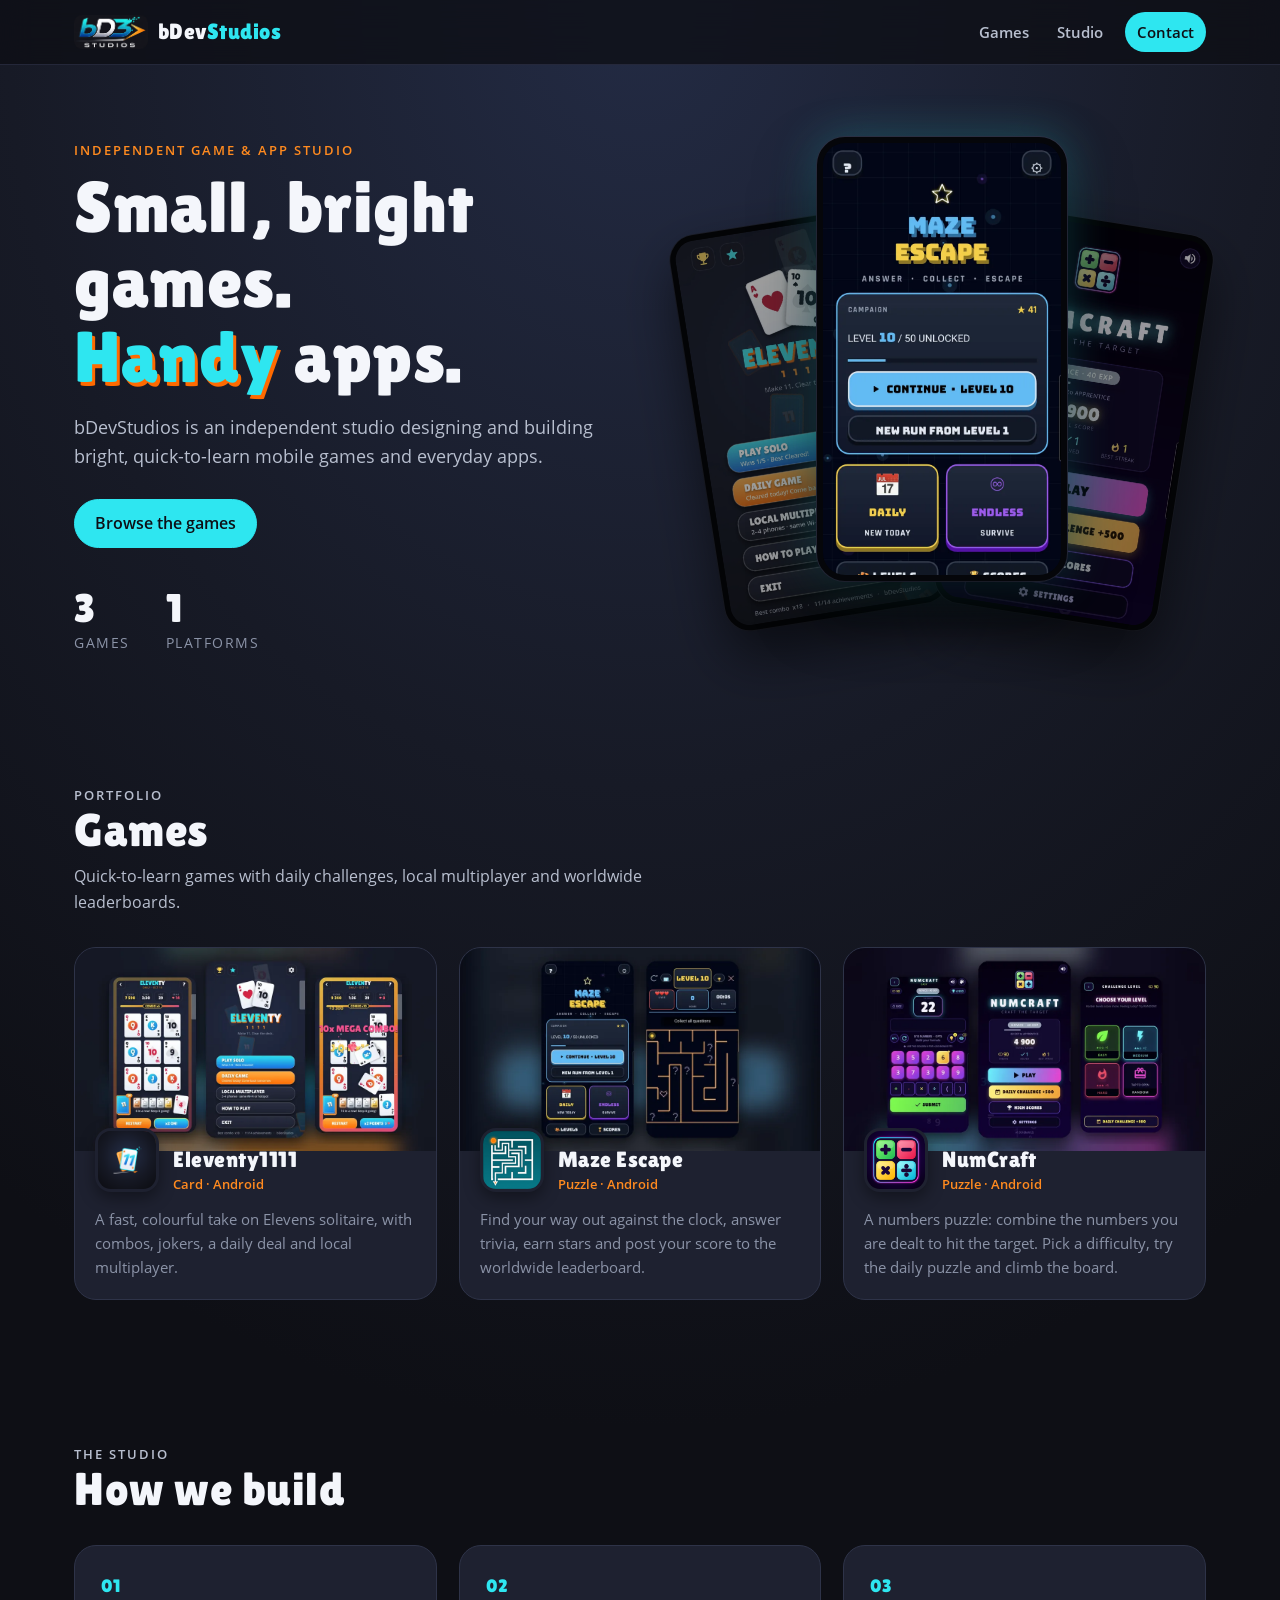
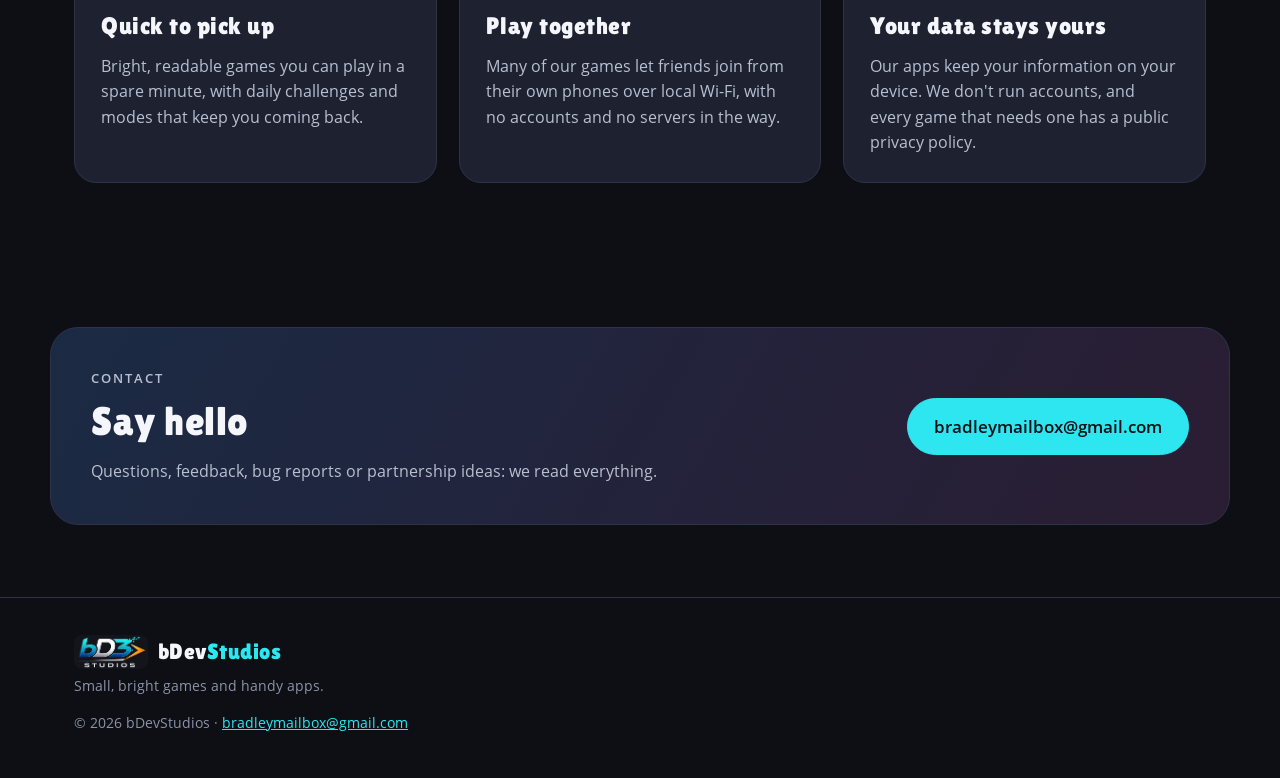
<file: index.html>
<!doctype html>
<html lang="en">
<head>
<meta charset="utf-8">
<meta name="viewport" content="width=device-width, initial-scale=1">
<title>bDevStudios · Games and apps</title>
<meta name="description" content="bDevStudios is an independent studio making small, bright games and handy apps.">
<meta name="theme-color" content="#0e0f15">
<link rel="icon" href="assets/bdevstudios-logo.png">
<link rel="stylesheet" href="assets/site.css">
</head>
<body>
<a class="skip" href="#content">Skip to content</a>
<header class="topbar">
  <div class="wrap topbar-in">
    <a class="logo" href=""><img src="assets/bdevstudios-logo.png" alt=""><span>bDev<b>Studios</b></span></a>
    <nav class="nav">
      <a href="#games">Games</a>
      <a href="#studio">Studio</a>
      <a class="nav-cta" href="#contact">Contact</a>
    </nav>
  </div>
</header>

<main id="content" class="page">
  <section class="hero">
    <div class="wrap hero-in">
      <div class="hero-copy">
        <p class="eyebrow">Independent game &amp; app studio</p>
        <h1>Small, bright games.<br><span class="accent">Handy</span> apps.</h1>
        <p class="hero-text">bDevStudios is an independent studio designing and building bright, quick-to-learn mobile games and everyday apps.</p>
        <div class="hero-actions">
          <a class="btn btn-primary" href="#games">Browse the games</a>
        </div>
        <dl class="stats">
          <div><dt>3</dt><dd>games</dd></div>
          <div><dt>1</dt><dd>platforms</dd></div>
        </dl>
      </div>
      <div class="hero-art" aria-hidden="true"><img class="phone phone-0" src="assets/shots/eleventy1111/01.webp" alt="" width="360" height="640" decoding="async"><img class="phone phone-1" src="assets/shots/mazeescape/01.webp" alt="" width="360" height="640" decoding="async"><img class="phone phone-2" src="assets/shots/numcraft/01.webp" alt="" width="360" height="640" decoding="async"></div>
    </div>
  </section>

  <section class="section" id="games">
    <div class="wrap">
      <div class="section-head">
        <p class="eyebrow">Portfolio</p>
        <h2>Games</h2>
        <p>Quick-to-learn games with daily challenges, local multiplayer and worldwide leaderboards.</p>
      </div>
      <div class="grid">
      <a class="card" href="eleventy1111/">
        <div class="card-cover"><img src="assets/covers/eleventy1111.webp" alt="" loading="lazy" width="960" height="540"></div>
        <div class="card-body">
          <img class="card-icon" src="assets/eleventy1111-icon.png" alt="" width="64" height="64" loading="lazy">
          <div>
            <h3>Eleventy1111</h3>
            <p class="card-kicker">Card · Android</p>
          </div>
        </div>
        <p class="card-text">A fast, colourful take on Elevens solitaire, with combos, jokers, a daily deal and local multiplayer.</p>
      </a>
      <a class="card" href="mazeescape/">
        <div class="card-cover"><img src="assets/covers/mazeescape.webp" alt="" loading="lazy" width="960" height="540"></div>
        <div class="card-body">
          <img class="card-icon" src="assets/mazeescape-icon.png" alt="" width="64" height="64" loading="lazy">
          <div>
            <h3>Maze Escape</h3>
            <p class="card-kicker">Puzzle · Android</p>
          </div>
        </div>
        <p class="card-text">Find your way out against the clock, answer trivia, earn stars and post your score to the worldwide leaderboard.</p>
      </a>
      <a class="card" href="numcraft/">
        <div class="card-cover"><img src="assets/covers/numcraft.webp" alt="" loading="lazy" width="960" height="540"></div>
        <div class="card-body">
          <img class="card-icon" src="assets/numcraft-icon.png" alt="" width="64" height="64" loading="lazy">
          <div>
            <h3>NumCraft</h3>
            <p class="card-kicker">Puzzle · Android</p>
          </div>
        </div>
        <p class="card-text">A numbers puzzle: combine the numbers you are dealt to hit the target. Pick a difficulty, try the daily puzzle and climb the board.</p>
      </a>
      </div>
    </div>
  </section>

  <section class="section" id="studio">
    <div class="wrap">
      <div class="section-head">
        <p class="eyebrow">The studio</p>
        <h2>How we build</h2>
      </div>
      <div class="values">
        <div class="value"><span class="value-mark">01</span><h3>Quick to pick up</h3><p>Bright, readable games you can play in a spare minute, with daily challenges and modes that keep you coming back.</p></div>
        <div class="value"><span class="value-mark">02</span><h3>Play together</h3><p>Many of our games let friends join from their own phones over local Wi-Fi, with no accounts and no servers in the way.</p></div>
        <div class="value"><span class="value-mark">03</span><h3>Your data stays yours</h3><p>Our apps keep your information on your device. We don't run accounts, and every game that needs one has a public privacy policy.</p></div>
      </div>
    </div>
  </section>

  <section class="section contact" id="contact">
    <div class="wrap contact-in">
      <div>
        <p class="eyebrow">Contact</p>
        <h2>Say hello</h2>
        <p>Questions, feedback, bug reports or partnership ideas: we read everything.</p>
      </div>
      <a class="btn btn-primary btn-lg" href="mailto:bradleymailbox@gmail.com">bradleymailbox@gmail.com</a>
    </div>
  </section>
</main>
<footer class="footer">
  <div class="wrap footer-in">
    <a class="logo" href=""><img src="assets/bdevstudios-logo.png" alt=""><span>bDev<b>Studios</b></span></a>
    <p>Small, bright games and handy apps.</p>
    <p class="fine">© 2026 bDevStudios · <a href="mailto:bradleymailbox@gmail.com">bradleymailbox@gmail.com</a></p>
  </div>
</footer>
<script src="assets/site.js" defer></script>
</body>
</html>
</file>
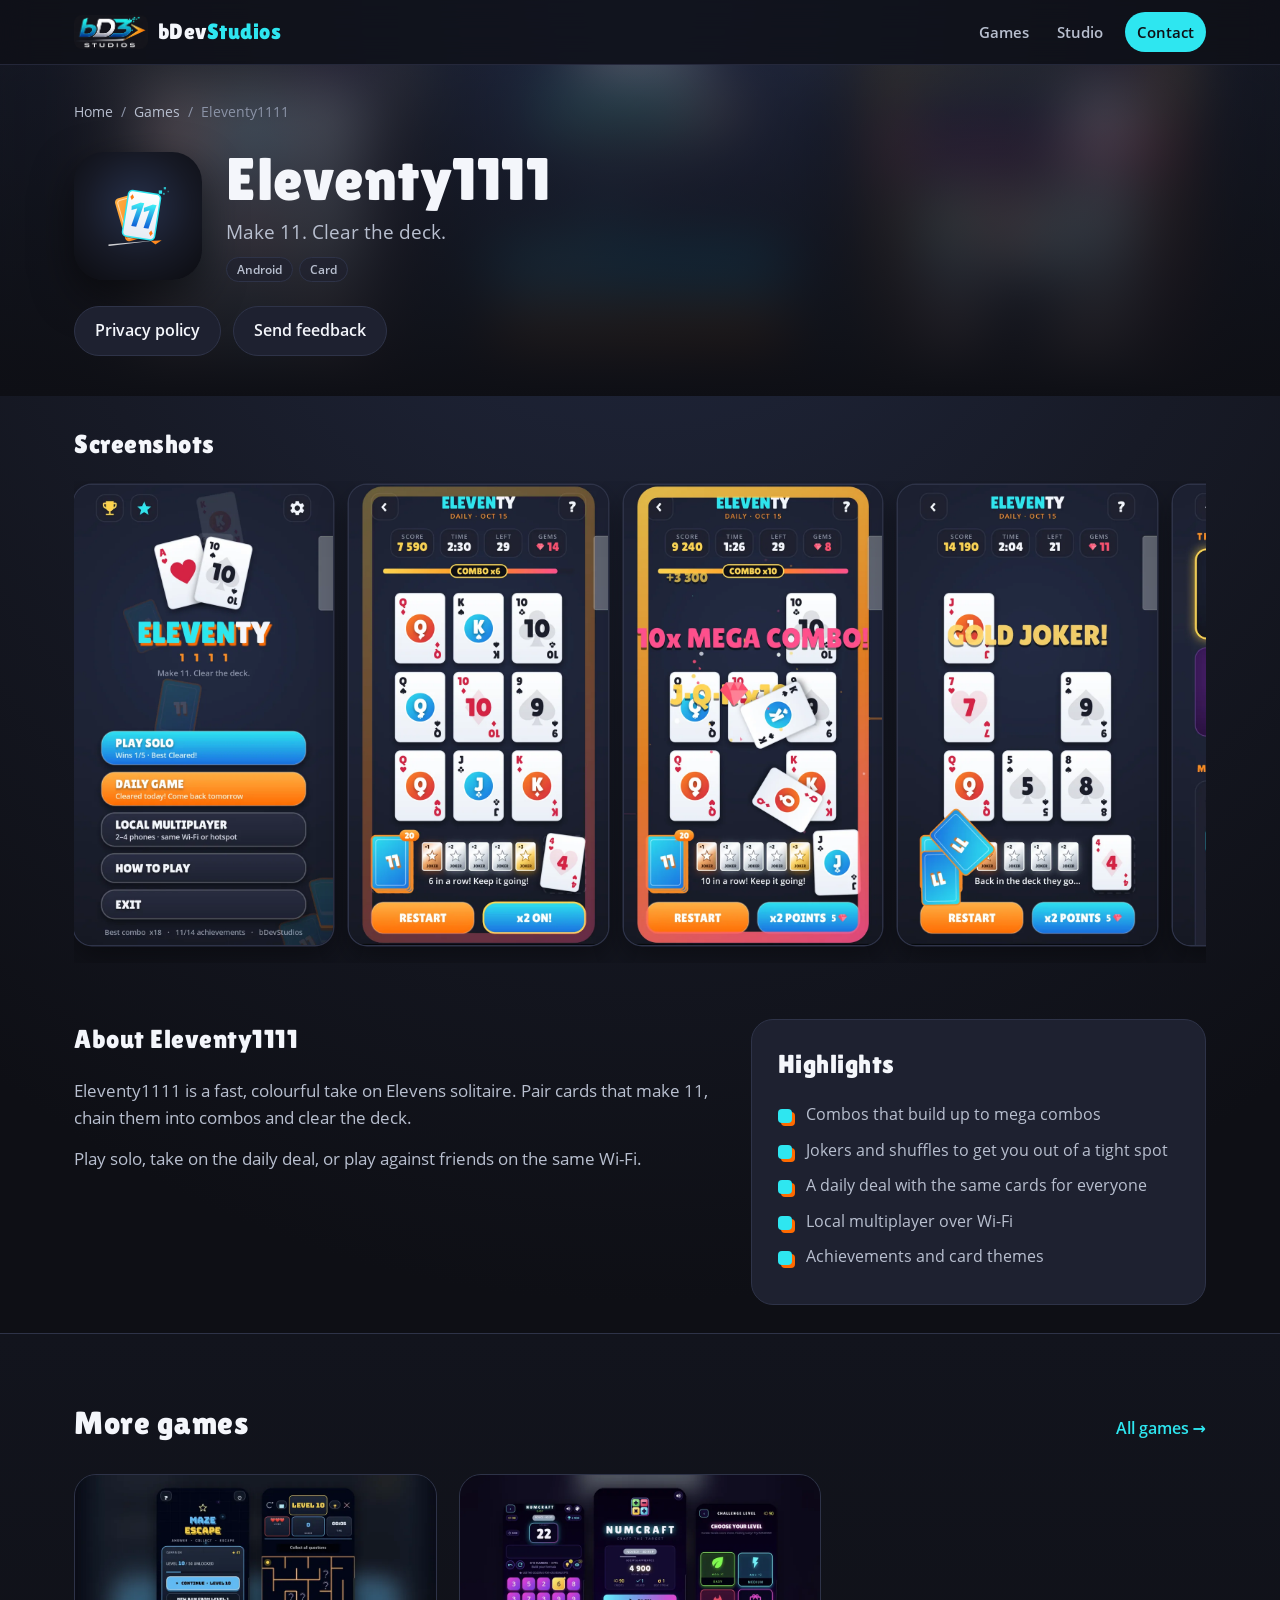
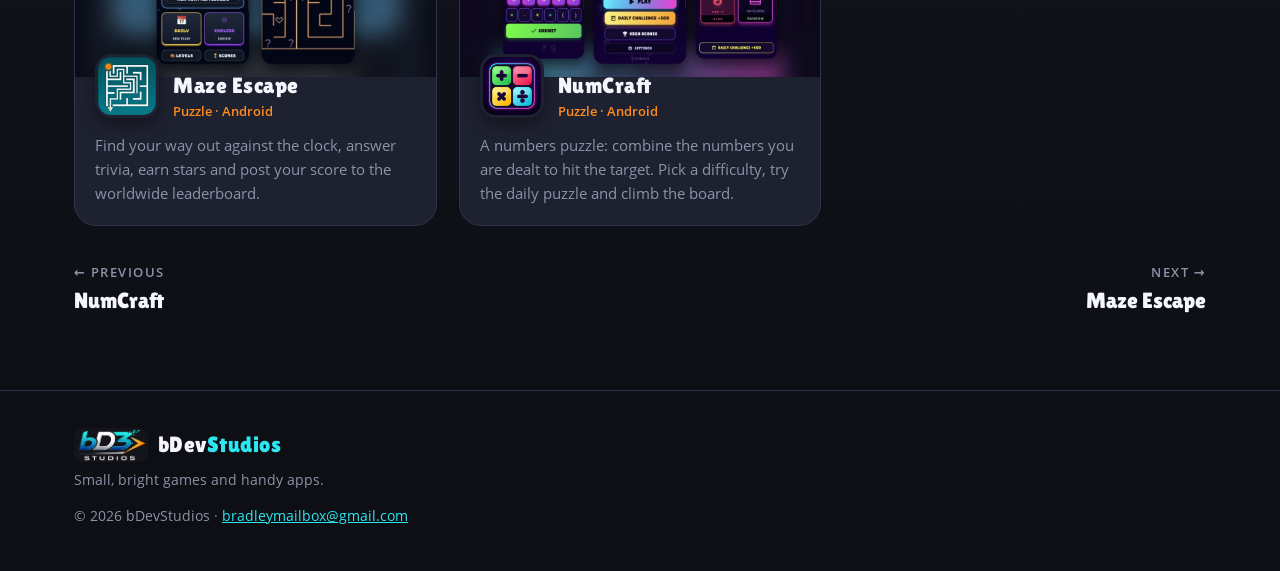
<file: eleventy1111/index.html>
<!doctype html>
<html lang="en">
<head>
<meta charset="utf-8">
<meta name="viewport" content="width=device-width, initial-scale=1">
<title>Eleventy1111 · bDevStudios</title>
<meta name="description" content="Eleventy1111: A fast, colourful take on Elevens solitaire, with combos, jokers, a daily deal and local multiplayer.">
<meta name="theme-color" content="#0e0f15">
<link rel="icon" href="../assets/bdevstudios-logo.png">
<link rel="stylesheet" href="../assets/site.css">
</head>
<body>
<a class="skip" href="#content">Skip to content</a>
<header class="topbar">
  <div class="wrap topbar-in">
    <a class="logo" href="../"><img src="../assets/bdevstudios-logo.png" alt=""><span>bDev<b>Studios</b></span></a>
    <nav class="nav">
      <a href="../#games">Games</a>
      <a href="../#studio">Studio</a>
      <a class="nav-cta" href="../#contact">Contact</a>
    </nav>
  </div>
</header>

<main id="content" class="page">
  <section class="title-hero" style="--cover: url('../assets/covers/eleventy1111.webp')">
    <div class="wrap">
      <nav class="crumbs" aria-label="Breadcrumb"><a href="../">Home</a><span>/</span><a href="../#games">Games</a><span>/</span><span aria-current="page">Eleventy1111</span></nav>
      <div class="title-head">
        <img class="title-icon" src="../assets/eleventy1111-icon.png" alt="" width="128" height="128">
        <div>
          <h1>Eleventy1111</h1>
          <p class="title-tagline">Make 11. Clear the deck.</p>
          <div class="tags"><span class="tag">Android</span><span class="tag">Card</span></div>
        </div>
      </div>
      <div class="hero-actions"><a class="btn" href="privacy/">Privacy policy</a><a class="btn" href="mailto:bradleymailbox@gmail.com?subject=Eleventy1111">Send feedback</a></div>
    </div>
  </section>

  <section class="section section-tight">
    <div class="wrap">
      <h2 class="h-small">Screenshots</h2>
      <div class="gallery" tabindex="0" aria-label="Eleventy1111 screenshots">
        <button class="shot" type="button" data-full="../assets/shots/eleventy1111/01.webp" aria-label="Open screenshot 1 of 5"><img src="../assets/shots/eleventy1111/01.webp" alt="Eleventy1111 screenshot 1" width="720" height="1280" loading="lazy"></button><button class="shot" type="button" data-full="../assets/shots/eleventy1111/02.webp" aria-label="Open screenshot 2 of 5"><img src="../assets/shots/eleventy1111/02.webp" alt="Eleventy1111 screenshot 2" width="720" height="1280" loading="lazy"></button><button class="shot" type="button" data-full="../assets/shots/eleventy1111/03.webp" aria-label="Open screenshot 3 of 5"><img src="../assets/shots/eleventy1111/03.webp" alt="Eleventy1111 screenshot 3" width="720" height="1280" loading="lazy"></button><button class="shot" type="button" data-full="../assets/shots/eleventy1111/04.webp" aria-label="Open screenshot 4 of 5"><img src="../assets/shots/eleventy1111/04.webp" alt="Eleventy1111 screenshot 4" width="720" height="1280" loading="lazy"></button><button class="shot" type="button" data-full="../assets/shots/eleventy1111/05.webp" aria-label="Open screenshot 5 of 5"><img src="../assets/shots/eleventy1111/05.webp" alt="Eleventy1111 screenshot 5" width="720" height="1280" loading="lazy"></button>
      </div>
    </div>
  </section>

  <section class="section section-tight">
    <div class="wrap detail">
      <div class="detail-about">
        <h2 class="h-small">About Eleventy1111</h2>
        <p>Eleventy1111 is a fast, colourful take on Elevens solitaire. Pair cards that make 11, chain them into combos and clear the deck.</p><p>Play solo, take on the daily deal, or play against friends on the same Wi-Fi.</p>
      </div>
      <aside class="detail-side">
        <h2 class="h-small">Highlights</h2>
        <ul class="ticks"><li>Combos that build up to mega combos</li><li>Jokers and shuffles to get you out of a tight spot</li><li>A daily deal with the same cards for everyone</li><li>Local multiplayer over Wi-Fi</li><li>Achievements and card themes</li></ul>
      </aside>
    </div>
  </section>

  <section class="section section-alt">
    <div class="wrap">
      <div class="section-head row">
        <h2>More games</h2>
        <a class="more-link" href="../#games">All games →</a>
      </div>
      <div class="grid grid-3">
      <a class="card" href="../mazeescape/">
        <div class="card-cover"><img src="../assets/covers/mazeescape.webp" alt="" loading="lazy" width="960" height="540"></div>
        <div class="card-body">
          <img class="card-icon" src="../assets/mazeescape-icon.png" alt="" width="64" height="64" loading="lazy">
          <div>
            <h3>Maze Escape</h3>
            <p class="card-kicker">Puzzle · Android</p>
          </div>
        </div>
        <p class="card-text">Find your way out against the clock, answer trivia, earn stars and post your score to the worldwide leaderboard.</p>
      </a>
      <a class="card" href="../numcraft/">
        <div class="card-cover"><img src="../assets/covers/numcraft.webp" alt="" loading="lazy" width="960" height="540"></div>
        <div class="card-body">
          <img class="card-icon" src="../assets/numcraft-icon.png" alt="" width="64" height="64" loading="lazy">
          <div>
            <h3>NumCraft</h3>
            <p class="card-kicker">Puzzle · Android</p>
          </div>
        </div>
        <p class="card-text">A numbers puzzle: combine the numbers you are dealt to hit the target. Pick a difficulty, try the daily puzzle and climb the board.</p>
      </a>
      </div>
      <nav class="pager" aria-label="Games">
        <a href="../numcraft/"><span>← Previous</span>NumCraft</a>
        <a class="next" href="../mazeescape/"><span>Next →</span>Maze Escape</a>
      </nav>
    </div>
  </section>
</main>

<dialog class="lightbox" aria-label="Screenshot viewer">
  <img alt="">
  <button class="lb-close" type="button" aria-label="Close">✕</button>
  <button class="lb-prev" type="button" aria-label="Previous screenshot">‹</button>
  <button class="lb-next" type="button" aria-label="Next screenshot">›</button>
</dialog>
<footer class="footer">
  <div class="wrap footer-in">
    <a class="logo" href="../"><img src="../assets/bdevstudios-logo.png" alt=""><span>bDev<b>Studios</b></span></a>
    <p>Small, bright games and handy apps.</p>
    <p class="fine">© 2026 bDevStudios · <a href="mailto:bradleymailbox@gmail.com">bradleymailbox@gmail.com</a></p>
  </div>
</footer>
<script src="../assets/site.js" defer></script>
</body>
</html>
</file>
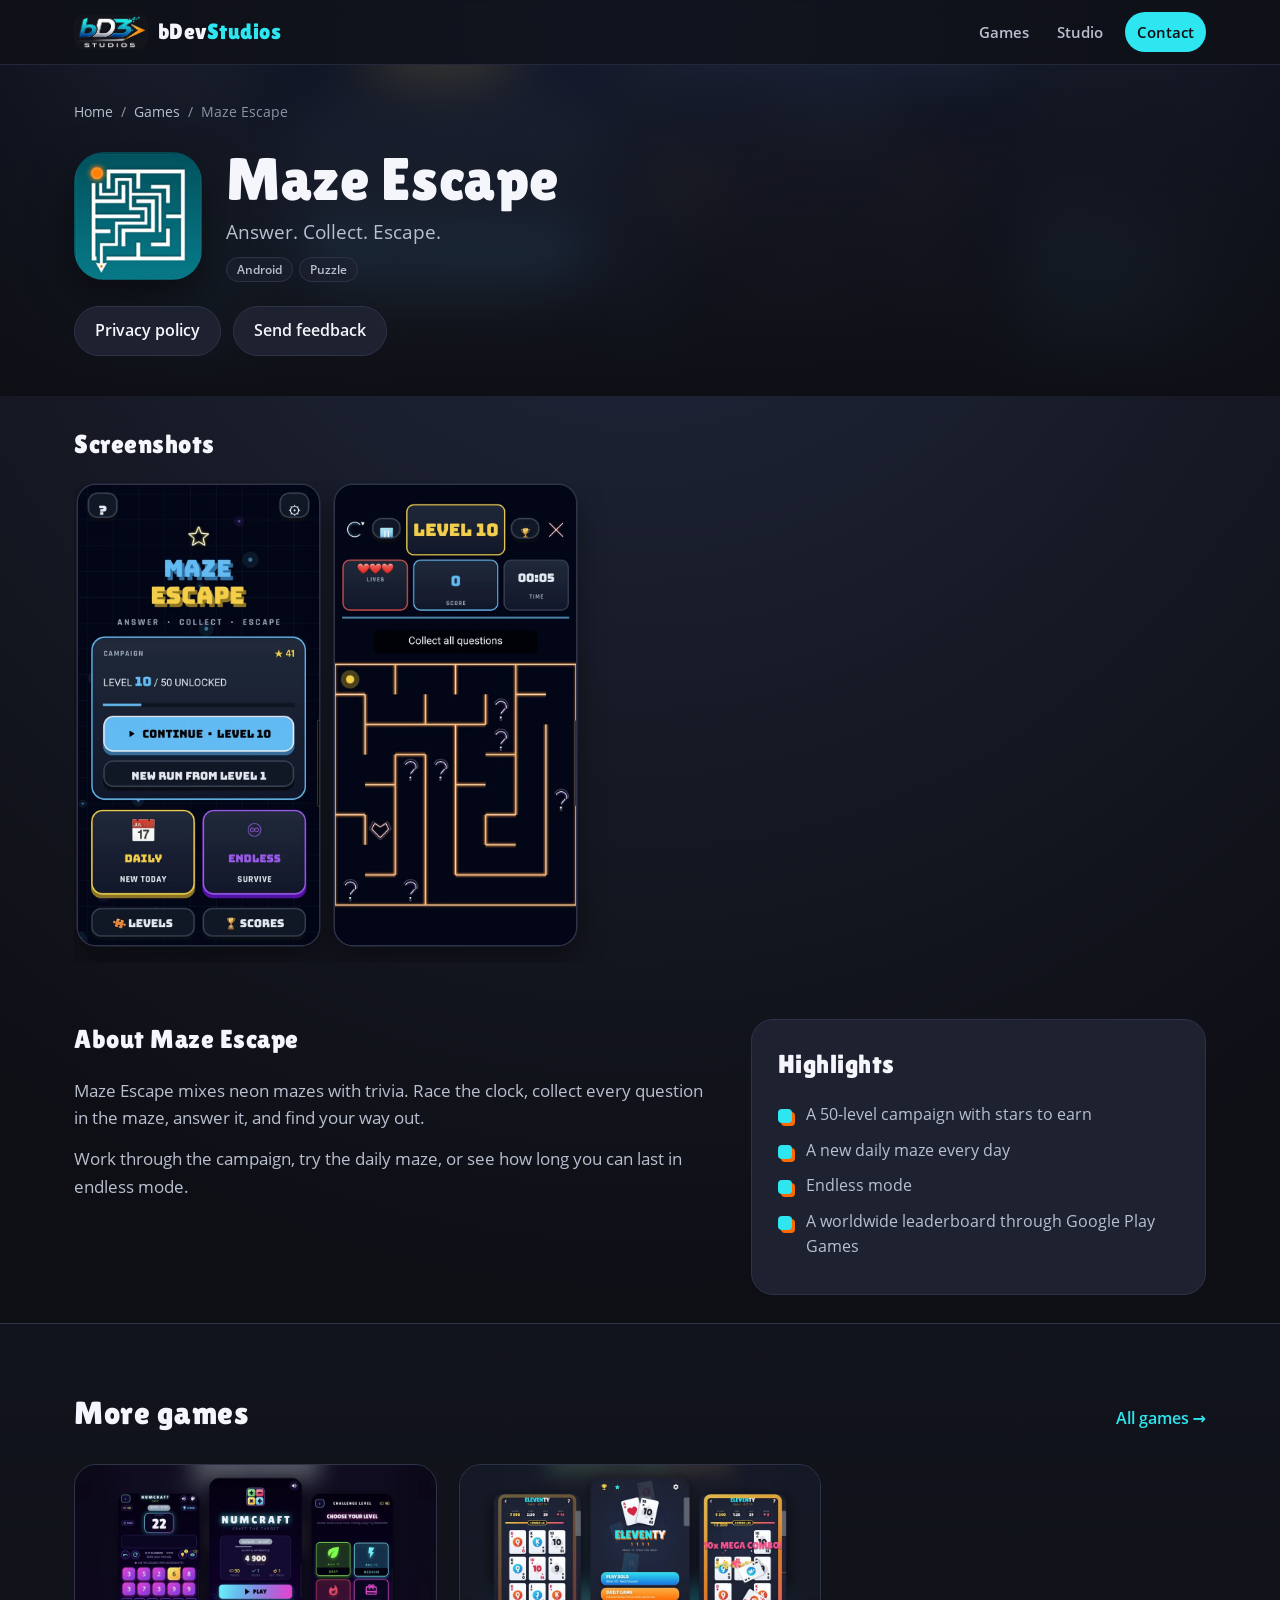
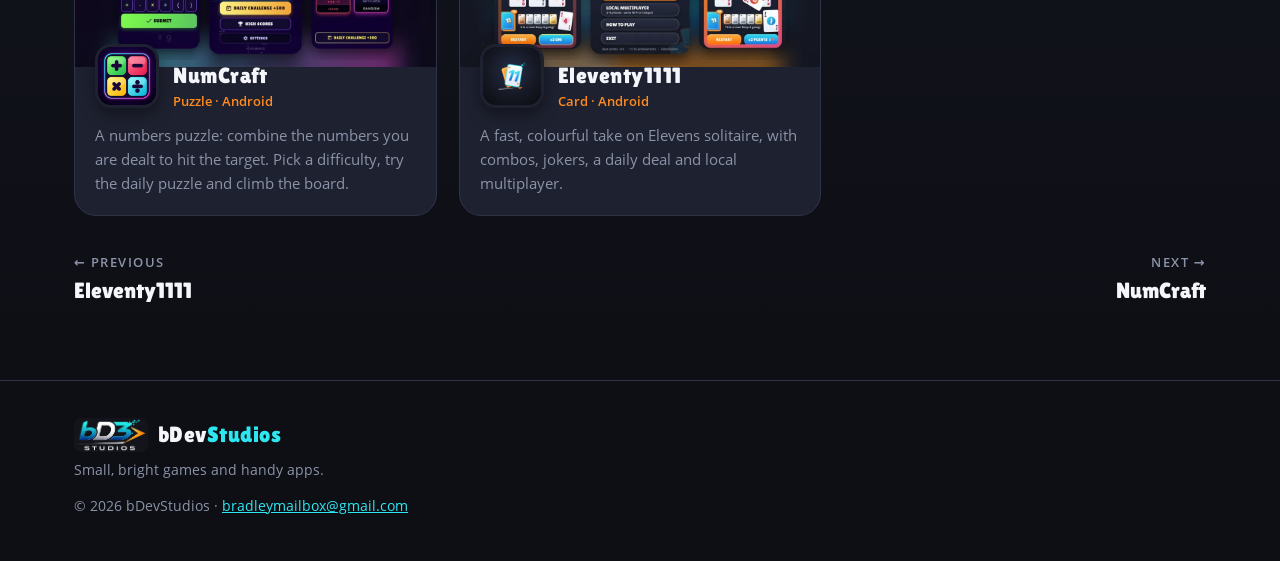
<file: mazeescape/index.html>
<!doctype html>
<html lang="en">
<head>
<meta charset="utf-8">
<meta name="viewport" content="width=device-width, initial-scale=1">
<title>Maze Escape · bDevStudios</title>
<meta name="description" content="Maze Escape: Find your way out against the clock, answer trivia, earn stars and post your score to the worldwide leaderboard.">
<meta name="theme-color" content="#0e0f15">
<link rel="icon" href="../assets/bdevstudios-logo.png">
<link rel="stylesheet" href="../assets/site.css">
</head>
<body>
<a class="skip" href="#content">Skip to content</a>
<header class="topbar">
  <div class="wrap topbar-in">
    <a class="logo" href="../"><img src="../assets/bdevstudios-logo.png" alt=""><span>bDev<b>Studios</b></span></a>
    <nav class="nav">
      <a href="../#games">Games</a>
      <a href="../#studio">Studio</a>
      <a class="nav-cta" href="../#contact">Contact</a>
    </nav>
  </div>
</header>

<main id="content" class="page">
  <section class="title-hero" style="--cover: url('../assets/covers/mazeescape.webp')">
    <div class="wrap">
      <nav class="crumbs" aria-label="Breadcrumb"><a href="../">Home</a><span>/</span><a href="../#games">Games</a><span>/</span><span aria-current="page">Maze Escape</span></nav>
      <div class="title-head">
        <img class="title-icon" src="../assets/mazeescape-icon.png" alt="" width="128" height="128">
        <div>
          <h1>Maze Escape</h1>
          <p class="title-tagline">Answer. Collect. Escape.</p>
          <div class="tags"><span class="tag">Android</span><span class="tag">Puzzle</span></div>
        </div>
      </div>
      <div class="hero-actions"><a class="btn" href="privacy/">Privacy policy</a><a class="btn" href="mailto:bradleymailbox@gmail.com?subject=Maze Escape">Send feedback</a></div>
    </div>
  </section>

  <section class="section section-tight">
    <div class="wrap">
      <h2 class="h-small">Screenshots</h2>
      <div class="gallery" tabindex="0" aria-label="Maze Escape screenshots">
        <button class="shot" type="button" data-full="../assets/shots/mazeescape/01.webp" aria-label="Open screenshot 1 of 2"><img src="../assets/shots/mazeescape/01.webp" alt="Maze Escape screenshot 1" width="670" height="1280" loading="lazy"></button><button class="shot" type="button" data-full="../assets/shots/mazeescape/02.webp" aria-label="Open screenshot 2 of 2"><img src="../assets/shots/mazeescape/02.webp" alt="Maze Escape screenshot 2" width="670" height="1280" loading="lazy"></button>
      </div>
    </div>
  </section>

  <section class="section section-tight">
    <div class="wrap detail">
      <div class="detail-about">
        <h2 class="h-small">About Maze Escape</h2>
        <p>Maze Escape mixes neon mazes with trivia. Race the clock, collect every question in the maze, answer it, and find your way out.</p><p>Work through the campaign, try the daily maze, or see how long you can last in endless mode.</p>
      </div>
      <aside class="detail-side">
        <h2 class="h-small">Highlights</h2>
        <ul class="ticks"><li>A 50-level campaign with stars to earn</li><li>A new daily maze every day</li><li>Endless mode</li><li>A worldwide leaderboard through Google Play Games</li></ul>
      </aside>
    </div>
  </section>

  <section class="section section-alt">
    <div class="wrap">
      <div class="section-head row">
        <h2>More games</h2>
        <a class="more-link" href="../#games">All games →</a>
      </div>
      <div class="grid grid-3">
      <a class="card" href="../numcraft/">
        <div class="card-cover"><img src="../assets/covers/numcraft.webp" alt="" loading="lazy" width="960" height="540"></div>
        <div class="card-body">
          <img class="card-icon" src="../assets/numcraft-icon.png" alt="" width="64" height="64" loading="lazy">
          <div>
            <h3>NumCraft</h3>
            <p class="card-kicker">Puzzle · Android</p>
          </div>
        </div>
        <p class="card-text">A numbers puzzle: combine the numbers you are dealt to hit the target. Pick a difficulty, try the daily puzzle and climb the board.</p>
      </a>
      <a class="card" href="../eleventy1111/">
        <div class="card-cover"><img src="../assets/covers/eleventy1111.webp" alt="" loading="lazy" width="960" height="540"></div>
        <div class="card-body">
          <img class="card-icon" src="../assets/eleventy1111-icon.png" alt="" width="64" height="64" loading="lazy">
          <div>
            <h3>Eleventy1111</h3>
            <p class="card-kicker">Card · Android</p>
          </div>
        </div>
        <p class="card-text">A fast, colourful take on Elevens solitaire, with combos, jokers, a daily deal and local multiplayer.</p>
      </a>
      </div>
      <nav class="pager" aria-label="Games">
        <a href="../eleventy1111/"><span>← Previous</span>Eleventy1111</a>
        <a class="next" href="../numcraft/"><span>Next →</span>NumCraft</a>
      </nav>
    </div>
  </section>
</main>

<dialog class="lightbox" aria-label="Screenshot viewer">
  <img alt="">
  <button class="lb-close" type="button" aria-label="Close">✕</button>
  <button class="lb-prev" type="button" aria-label="Previous screenshot">‹</button>
  <button class="lb-next" type="button" aria-label="Next screenshot">›</button>
</dialog>
<footer class="footer">
  <div class="wrap footer-in">
    <a class="logo" href="../"><img src="../assets/bdevstudios-logo.png" alt=""><span>bDev<b>Studios</b></span></a>
    <p>Small, bright games and handy apps.</p>
    <p class="fine">© 2026 bDevStudios · <a href="mailto:bradleymailbox@gmail.com">bradleymailbox@gmail.com</a></p>
  </div>
</footer>
<script src="../assets/site.js" defer></script>
</body>
</html>
</file>
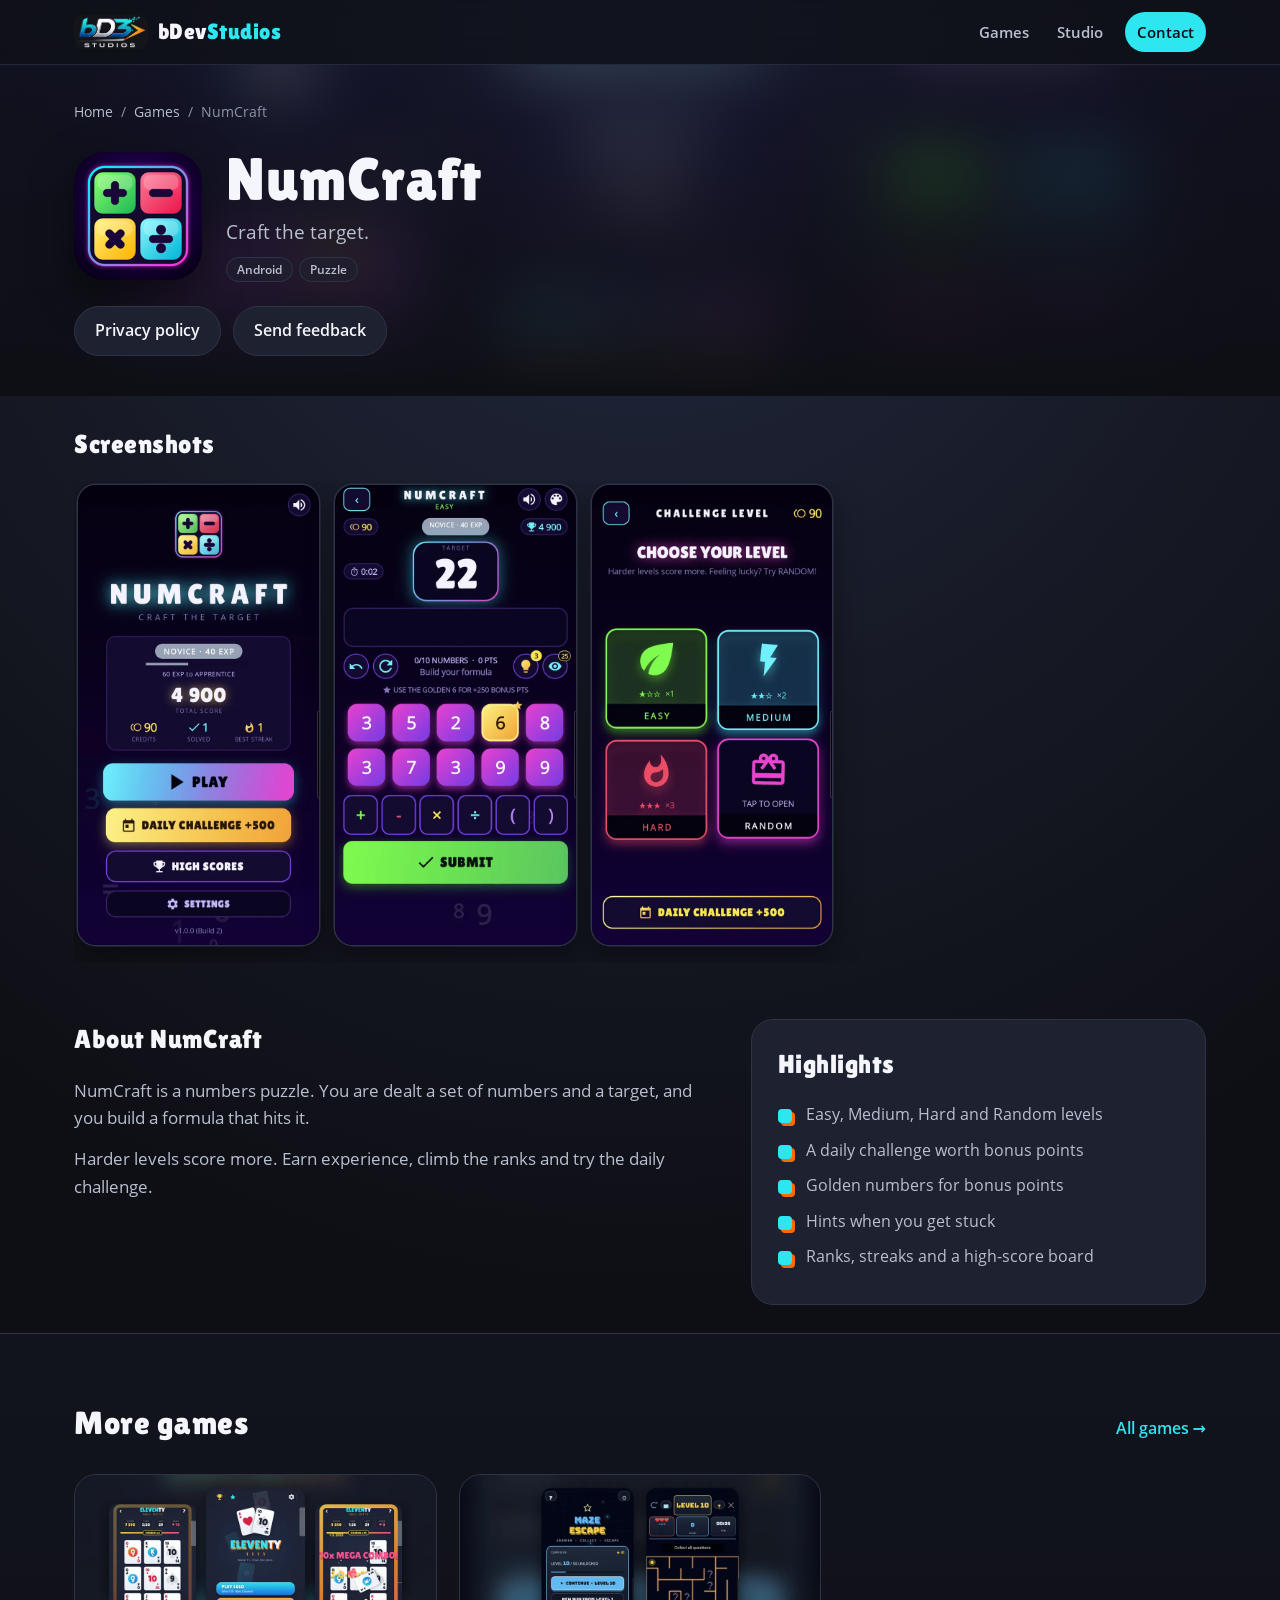
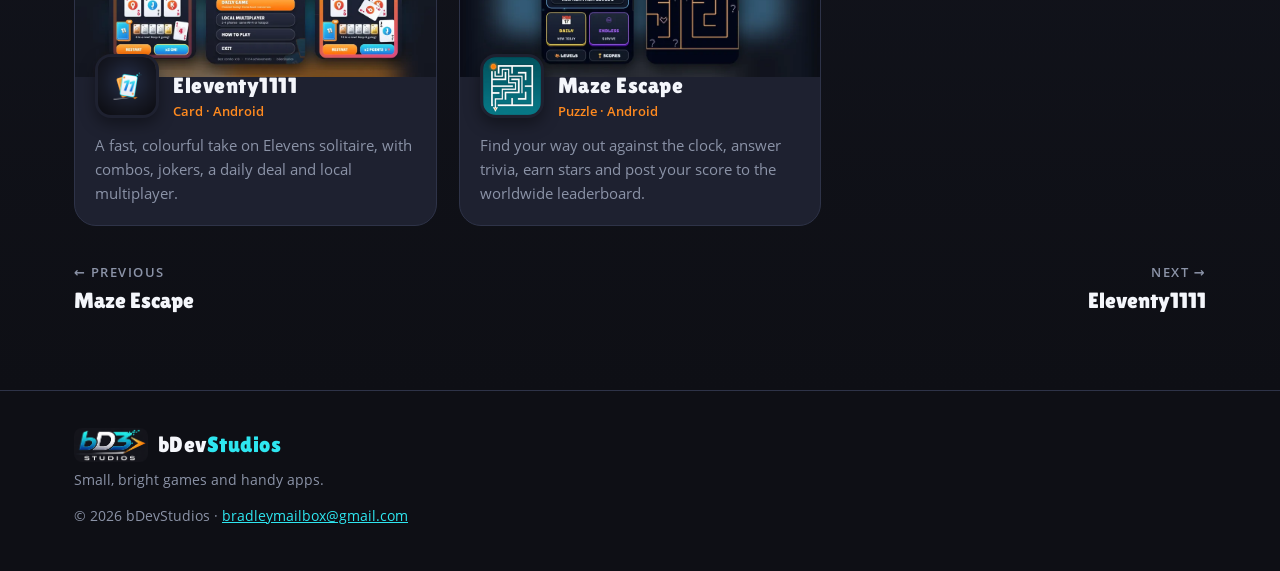
<file: numcraft/index.html>
<!doctype html>
<html lang="en">
<head>
<meta charset="utf-8">
<meta name="viewport" content="width=device-width, initial-scale=1">
<title>NumCraft · bDevStudios</title>
<meta name="description" content="NumCraft: A numbers puzzle: combine the numbers you are dealt to hit the target. Pick a difficulty, try the daily puzzle and climb the board.">
<meta name="theme-color" content="#0e0f15">
<link rel="icon" href="../assets/bdevstudios-logo.png">
<link rel="stylesheet" href="../assets/site.css">
</head>
<body>
<a class="skip" href="#content">Skip to content</a>
<header class="topbar">
  <div class="wrap topbar-in">
    <a class="logo" href="../"><img src="../assets/bdevstudios-logo.png" alt=""><span>bDev<b>Studios</b></span></a>
    <nav class="nav">
      <a href="../#games">Games</a>
      <a href="../#studio">Studio</a>
      <a class="nav-cta" href="../#contact">Contact</a>
    </nav>
  </div>
</header>

<main id="content" class="page">
  <section class="title-hero" style="--cover: url('../assets/covers/numcraft.webp')">
    <div class="wrap">
      <nav class="crumbs" aria-label="Breadcrumb"><a href="../">Home</a><span>/</span><a href="../#games">Games</a><span>/</span><span aria-current="page">NumCraft</span></nav>
      <div class="title-head">
        <img class="title-icon" src="../assets/numcraft-icon.png" alt="" width="128" height="128">
        <div>
          <h1>NumCraft</h1>
          <p class="title-tagline">Craft the target.</p>
          <div class="tags"><span class="tag">Android</span><span class="tag">Puzzle</span></div>
        </div>
      </div>
      <div class="hero-actions"><a class="btn" href="privacy/">Privacy policy</a><a class="btn" href="mailto:bradleymailbox@gmail.com?subject=NumCraft">Send feedback</a></div>
    </div>
  </section>

  <section class="section section-tight">
    <div class="wrap">
      <h2 class="h-small">Screenshots</h2>
      <div class="gallery" tabindex="0" aria-label="NumCraft screenshots">
        <button class="shot" type="button" data-full="../assets/shots/numcraft/01.webp" aria-label="Open screenshot 1 of 3"><img src="../assets/shots/numcraft/01.webp" alt="NumCraft screenshot 1" width="670" height="1280" loading="lazy"></button><button class="shot" type="button" data-full="../assets/shots/numcraft/02.webp" aria-label="Open screenshot 2 of 3"><img src="../assets/shots/numcraft/02.webp" alt="NumCraft screenshot 2" width="670" height="1280" loading="lazy"></button><button class="shot" type="button" data-full="../assets/shots/numcraft/03.webp" aria-label="Open screenshot 3 of 3"><img src="../assets/shots/numcraft/03.webp" alt="NumCraft screenshot 3" width="670" height="1280" loading="lazy"></button>
      </div>
    </div>
  </section>

  <section class="section section-tight">
    <div class="wrap detail">
      <div class="detail-about">
        <h2 class="h-small">About NumCraft</h2>
        <p>NumCraft is a numbers puzzle. You are dealt a set of numbers and a target, and you build a formula that hits it.</p><p>Harder levels score more. Earn experience, climb the ranks and try the daily challenge.</p>
      </div>
      <aside class="detail-side">
        <h2 class="h-small">Highlights</h2>
        <ul class="ticks"><li>Easy, Medium, Hard and Random levels</li><li>A daily challenge worth bonus points</li><li>Golden numbers for bonus points</li><li>Hints when you get stuck</li><li>Ranks, streaks and a high-score board</li></ul>
      </aside>
    </div>
  </section>

  <section class="section section-alt">
    <div class="wrap">
      <div class="section-head row">
        <h2>More games</h2>
        <a class="more-link" href="../#games">All games →</a>
      </div>
      <div class="grid grid-3">
      <a class="card" href="../eleventy1111/">
        <div class="card-cover"><img src="../assets/covers/eleventy1111.webp" alt="" loading="lazy" width="960" height="540"></div>
        <div class="card-body">
          <img class="card-icon" src="../assets/eleventy1111-icon.png" alt="" width="64" height="64" loading="lazy">
          <div>
            <h3>Eleventy1111</h3>
            <p class="card-kicker">Card · Android</p>
          </div>
        </div>
        <p class="card-text">A fast, colourful take on Elevens solitaire, with combos, jokers, a daily deal and local multiplayer.</p>
      </a>
      <a class="card" href="../mazeescape/">
        <div class="card-cover"><img src="../assets/covers/mazeescape.webp" alt="" loading="lazy" width="960" height="540"></div>
        <div class="card-body">
          <img class="card-icon" src="../assets/mazeescape-icon.png" alt="" width="64" height="64" loading="lazy">
          <div>
            <h3>Maze Escape</h3>
            <p class="card-kicker">Puzzle · Android</p>
          </div>
        </div>
        <p class="card-text">Find your way out against the clock, answer trivia, earn stars and post your score to the worldwide leaderboard.</p>
      </a>
      </div>
      <nav class="pager" aria-label="Games">
        <a href="../mazeescape/"><span>← Previous</span>Maze Escape</a>
        <a class="next" href="../eleventy1111/"><span>Next →</span>Eleventy1111</a>
      </nav>
    </div>
  </section>
</main>

<dialog class="lightbox" aria-label="Screenshot viewer">
  <img alt="">
  <button class="lb-close" type="button" aria-label="Close">✕</button>
  <button class="lb-prev" type="button" aria-label="Previous screenshot">‹</button>
  <button class="lb-next" type="button" aria-label="Next screenshot">›</button>
</dialog>
<footer class="footer">
  <div class="wrap footer-in">
    <a class="logo" href="../"><img src="../assets/bdevstudios-logo.png" alt=""><span>bDev<b>Studios</b></span></a>
    <p>Small, bright games and handy apps.</p>
    <p class="fine">© 2026 bDevStudios · <a href="mailto:bradleymailbox@gmail.com">bradleymailbox@gmail.com</a></p>
  </div>
</footer>
<script src="../assets/site.js" defer></script>
</body>
</html>
</file>
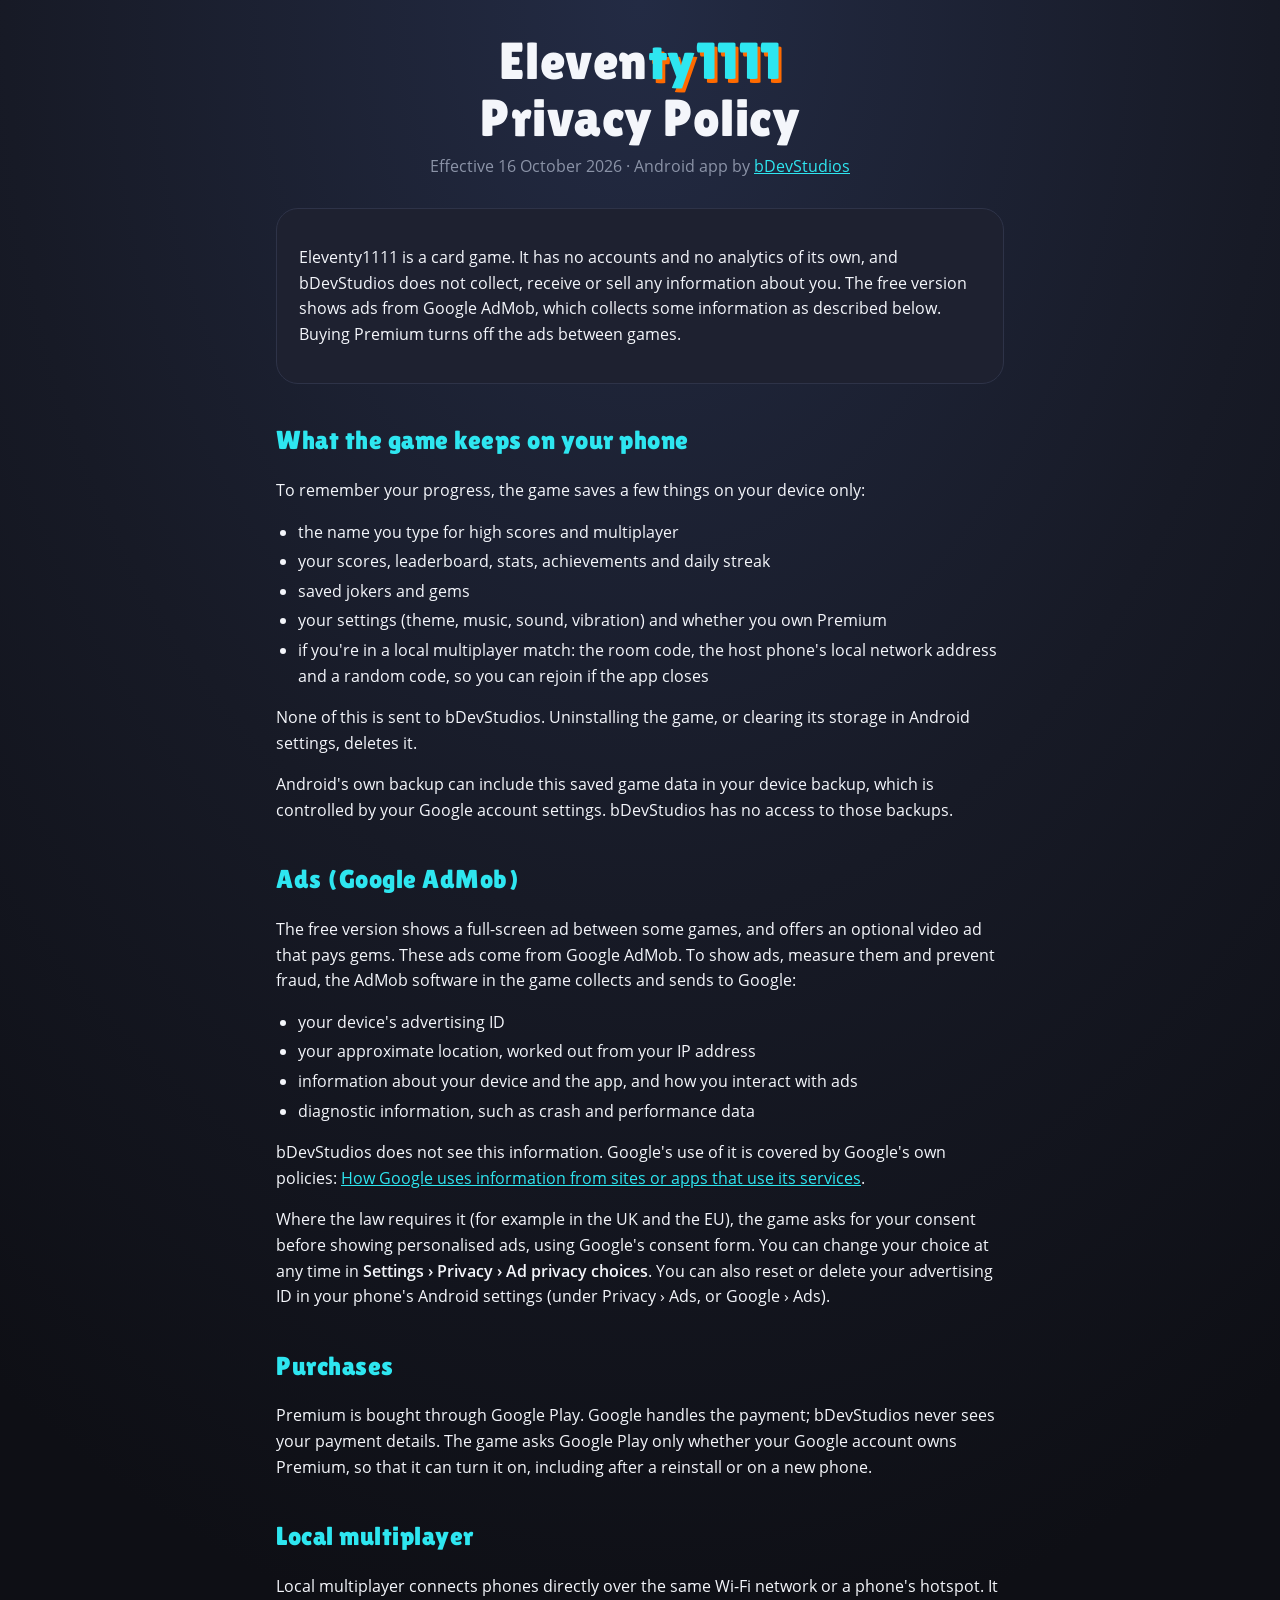
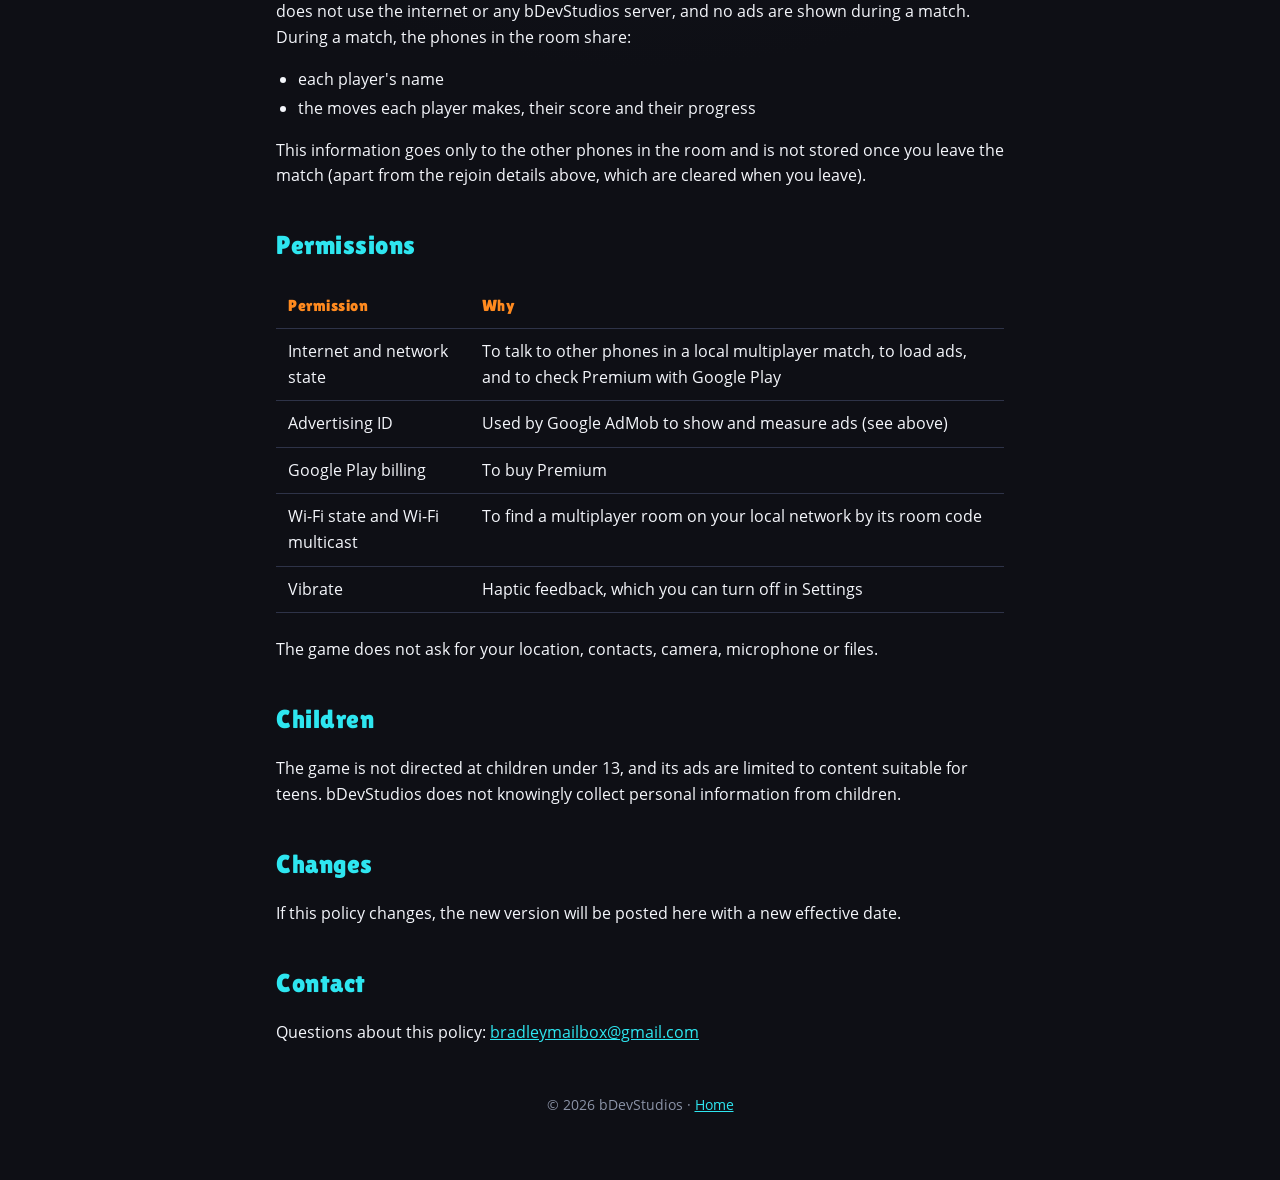
<file: eleventy1111/privacy/index.html>
<!doctype html>
<html lang="en">
<head>
<meta charset="utf-8">
<meta name="viewport" content="width=device-width, initial-scale=1">
<title>Eleventy1111 Privacy Policy</title>
<meta name="description" content="Privacy policy for Eleventy1111 by bDevStudios.">
<link rel="stylesheet" href="../../assets/site.css">
</head>
<body>
<main>
  <!-- Source: docs/privacy-policy.md in the Eleventy1111 repo. Keep the two in step. -->
  <h1>Eleven<span class="accent">ty1111</span><br>Privacy Policy</h1>
  <p class="meta">Effective 16 October 2026 · Android app by <a href="../../">bDevStudios</a></p>

  <div class="panel">
    <p>Eleventy1111 is a card game. It has no accounts and no analytics of its own, and bDevStudios does not collect, receive or sell any information about you. The free version shows ads from Google AdMob, which collects some information as described below. Buying Premium turns off the ads between games.</p>
  </div>

  <h2>What the game keeps on your phone</h2>
  <p>To remember your progress, the game saves a few things on your device only:</p>
  <ul>
    <li>the name you type for high scores and multiplayer</li>
    <li>your scores, leaderboard, stats, achievements and daily streak</li>
    <li>saved jokers and gems</li>
    <li>your settings (theme, music, sound, vibration) and whether you own Premium</li>
    <li>if you're in a local multiplayer match: the room code, the host phone's local network address and a random code, so you can rejoin if the app closes</li>
  </ul>
  <p>None of this is sent to bDevStudios. Uninstalling the game, or clearing its storage in Android settings, deletes it.</p>
  <p>Android's own backup can include this saved game data in your device backup, which is controlled by your Google account settings. bDevStudios has no access to those backups.</p>

  <h2>Ads (Google AdMob)</h2>
  <p>The free version shows a full-screen ad between some games, and offers an optional video ad that pays gems. These ads come from Google AdMob. To show ads, measure them and prevent fraud, the AdMob software in the game collects and sends to Google:</p>
  <ul>
    <li>your device's advertising ID</li>
    <li>your approximate location, worked out from your IP address</li>
    <li>information about your device and the app, and how you interact with ads</li>
    <li>diagnostic information, such as crash and performance data</li>
  </ul>
  <p>bDevStudios does not see this information. Google's use of it is covered by Google's own policies: <a href="https://policies.google.com/technologies/partner-sites">How Google uses information from sites or apps that use its services</a>.</p>
  <p>Where the law requires it (for example in the UK and the EU), the game asks for your consent before showing personalised ads, using Google's consent form. You can change your choice at any time in <strong>Settings › Privacy › Ad privacy choices</strong>. You can also reset or delete your advertising ID in your phone's Android settings (under Privacy › Ads, or Google › Ads).</p>

  <h2>Purchases</h2>
  <p>Premium is bought through Google Play. Google handles the payment; bDevStudios never sees your payment details. The game asks Google Play only whether your Google account owns Premium, so that it can turn it on, including after a reinstall or on a new phone.</p>

  <h2>Local multiplayer</h2>
  <p>Local multiplayer connects phones directly over the same Wi-Fi network or a phone's hotspot. It does not use the internet or any bDevStudios server, and no ads are shown during a match. During a match, the phones in the room share:</p>
  <ul>
    <li>each player's name</li>
    <li>the moves each player makes, their score and their progress</li>
  </ul>
  <p>This information goes only to the other phones in the room and is not stored once you leave the match (apart from the rejoin details above, which are cleared when you leave).</p>

  <h2>Permissions</h2>
  <div class="table-wrap"><table>
    <tr><th>Permission</th><th>Why</th></tr>
    <tr><td>Internet and network state</td><td>To talk to other phones in a local multiplayer match, to load ads, and to check Premium with Google Play</td></tr>
    <tr><td>Advertising ID</td><td>Used by Google AdMob to show and measure ads (see above)</td></tr>
    <tr><td>Google Play billing</td><td>To buy Premium</td></tr>
    <tr><td>Wi-Fi state and Wi-Fi multicast</td><td>To find a multiplayer room on your local network by its room code</td></tr>
    <tr><td>Vibrate</td><td>Haptic feedback, which you can turn off in Settings</td></tr>
  </table></div>
  <p>The game does not ask for your location, contacts, camera, microphone or files.</p>

  <h2>Children</h2>
  <p>The game is not directed at children under 13, and its ads are limited to content suitable for teens. bDevStudios does not knowingly collect personal information from children.</p>

  <h2>Changes</h2>
  <p>If this policy changes, the new version will be posted here with a new effective date.</p>

  <h2>Contact</h2>
  <p>Questions about this policy: <a href="mailto:bradleymailbox@gmail.com">bradleymailbox@gmail.com</a></p>

  <footer>© 2026 bDevStudios · <a href="../../">Home</a></footer>
</main>
</body>
</html>
</file>
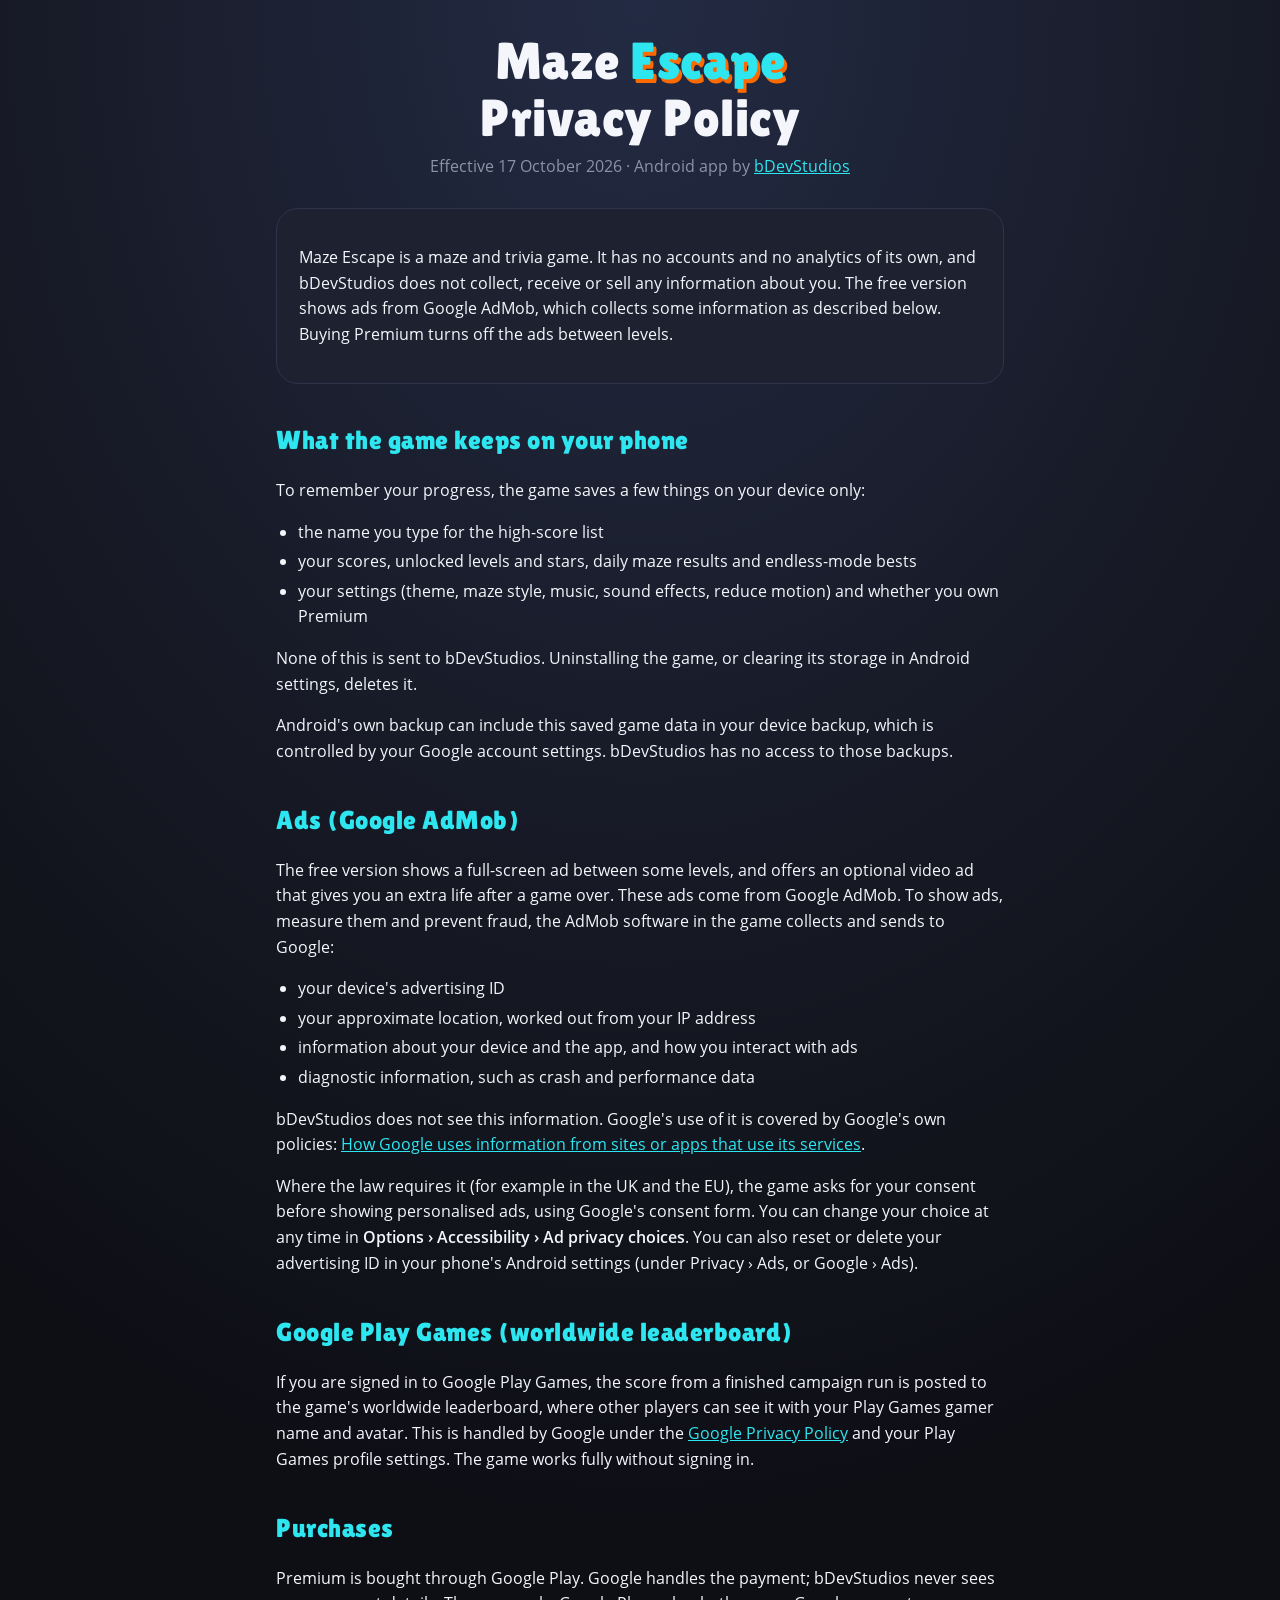
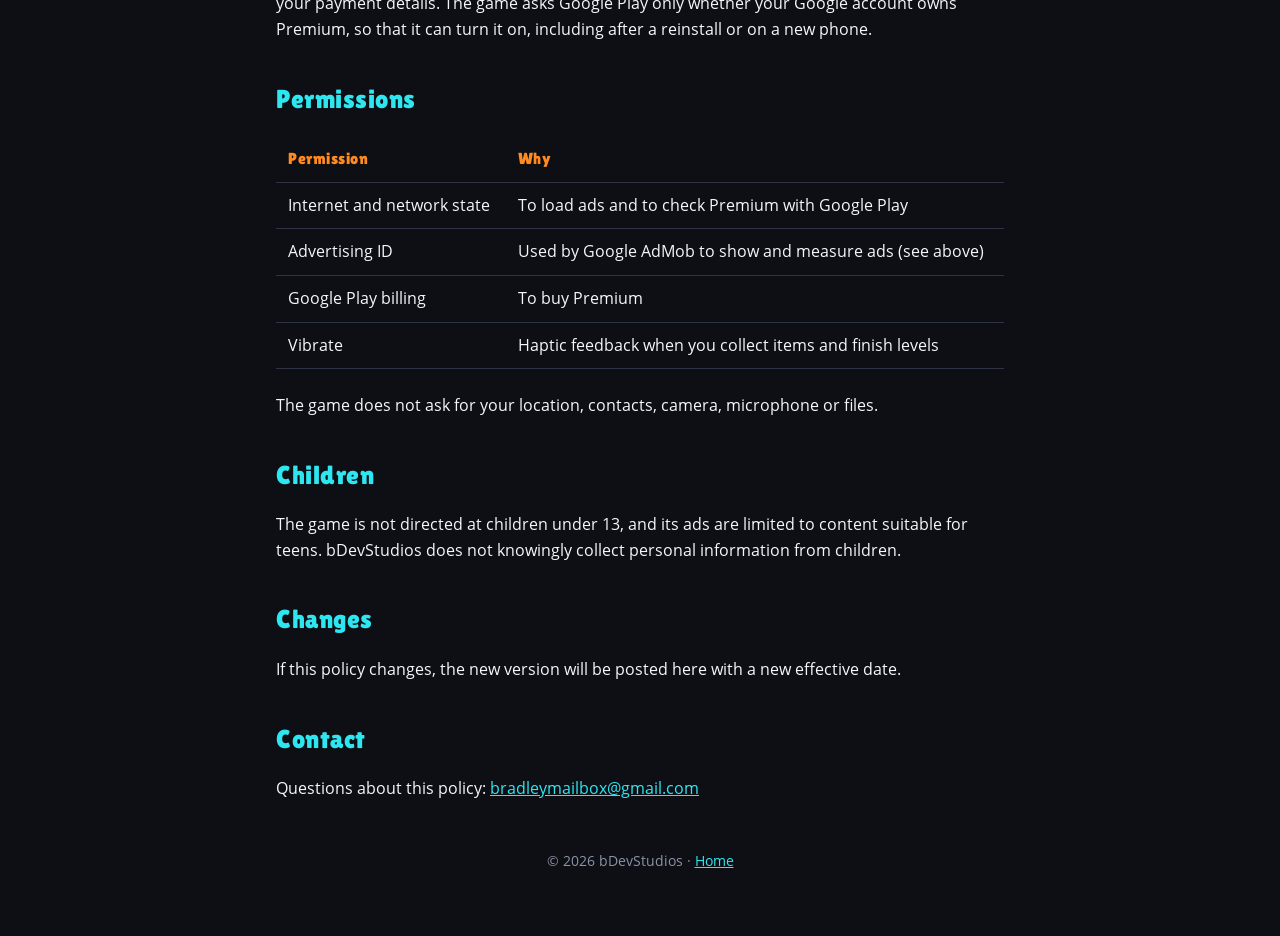
<file: mazeescape/privacy/index.html>
<!doctype html>
<html lang="en">
<head>
<meta charset="utf-8">
<meta name="viewport" content="width=device-width, initial-scale=1">
<title>Maze Escape Privacy Policy</title>
<meta name="description" content="Privacy policy for Maze Escape by bDevStudios.">
<link rel="stylesheet" href="../../assets/site.css">
</head>
<body>
<main>
  <!-- Source: docs/privacy-policy.md in the MazeEscape repo. Keep the two in step. -->
  <h1>Maze <span class="accent">Escape</span><br>Privacy Policy</h1>
  <p class="meta">Effective 17 October 2026 · Android app by <a href="../../">bDevStudios</a></p>

  <div class="panel">
    <p>Maze Escape is a maze and trivia game. It has no accounts and no analytics of its own, and bDevStudios does not collect, receive or sell any information about you. The free version shows ads from Google AdMob, which collects some information as described below. Buying Premium turns off the ads between levels.</p>
  </div>

  <h2>What the game keeps on your phone</h2>
  <p>To remember your progress, the game saves a few things on your device only:</p>
  <ul>
    <li>the name you type for the high-score list</li>
    <li>your scores, unlocked levels and stars, daily maze results and endless-mode bests</li>
    <li>your settings (theme, maze style, music, sound effects, reduce motion) and whether you own Premium</li>
  </ul>
  <p>None of this is sent to bDevStudios. Uninstalling the game, or clearing its storage in Android settings, deletes it.</p>
  <p>Android's own backup can include this saved game data in your device backup, which is controlled by your Google account settings. bDevStudios has no access to those backups.</p>

  <h2>Ads (Google AdMob)</h2>
  <p>The free version shows a full-screen ad between some levels, and offers an optional video ad that gives you an extra life after a game over. These ads come from Google AdMob. To show ads, measure them and prevent fraud, the AdMob software in the game collects and sends to Google:</p>
  <ul>
    <li>your device's advertising ID</li>
    <li>your approximate location, worked out from your IP address</li>
    <li>information about your device and the app, and how you interact with ads</li>
    <li>diagnostic information, such as crash and performance data</li>
  </ul>
  <p>bDevStudios does not see this information. Google's use of it is covered by Google's own policies: <a href="https://policies.google.com/technologies/partner-sites">How Google uses information from sites or apps that use its services</a>.</p>
  <p>Where the law requires it (for example in the UK and the EU), the game asks for your consent before showing personalised ads, using Google's consent form. You can change your choice at any time in <strong>Options › Accessibility › Ad privacy choices</strong>. You can also reset or delete your advertising ID in your phone's Android settings (under Privacy › Ads, or Google › Ads).</p>

  <h2>Google Play Games (worldwide leaderboard)</h2>
  <p>If you are signed in to Google Play Games, the score from a finished campaign run is posted to the game's worldwide leaderboard, where other players can see it with your Play Games gamer name and avatar. This is handled by Google under the <a href="https://policies.google.com/privacy">Google Privacy Policy</a> and your Play Games profile settings. The game works fully without signing in.</p>

  <h2>Purchases</h2>
  <p>Premium is bought through Google Play. Google handles the payment; bDevStudios never sees your payment details. The game asks Google Play only whether your Google account owns Premium, so that it can turn it on, including after a reinstall or on a new phone.</p>

  <h2>Permissions</h2>
  <div class="table-wrap"><table>
    <tr><th>Permission</th><th>Why</th></tr>
    <tr><td>Internet and network state</td><td>To load ads and to check Premium with Google Play</td></tr>
    <tr><td>Advertising ID</td><td>Used by Google AdMob to show and measure ads (see above)</td></tr>
    <tr><td>Google Play billing</td><td>To buy Premium</td></tr>
    <tr><td>Vibrate</td><td>Haptic feedback when you collect items and finish levels</td></tr>
  </table></div>
  <p>The game does not ask for your location, contacts, camera, microphone or files.</p>

  <h2>Children</h2>
  <p>The game is not directed at children under 13, and its ads are limited to content suitable for teens. bDevStudios does not knowingly collect personal information from children.</p>

  <h2>Changes</h2>
  <p>If this policy changes, the new version will be posted here with a new effective date.</p>

  <h2>Contact</h2>
  <p>Questions about this policy: <a href="mailto:bradleymailbox@gmail.com">bradleymailbox@gmail.com</a></p>

  <footer>© 2026 bDevStudios · <a href="../../">Home</a></footer>
</main>
</body>
</html>
</file>
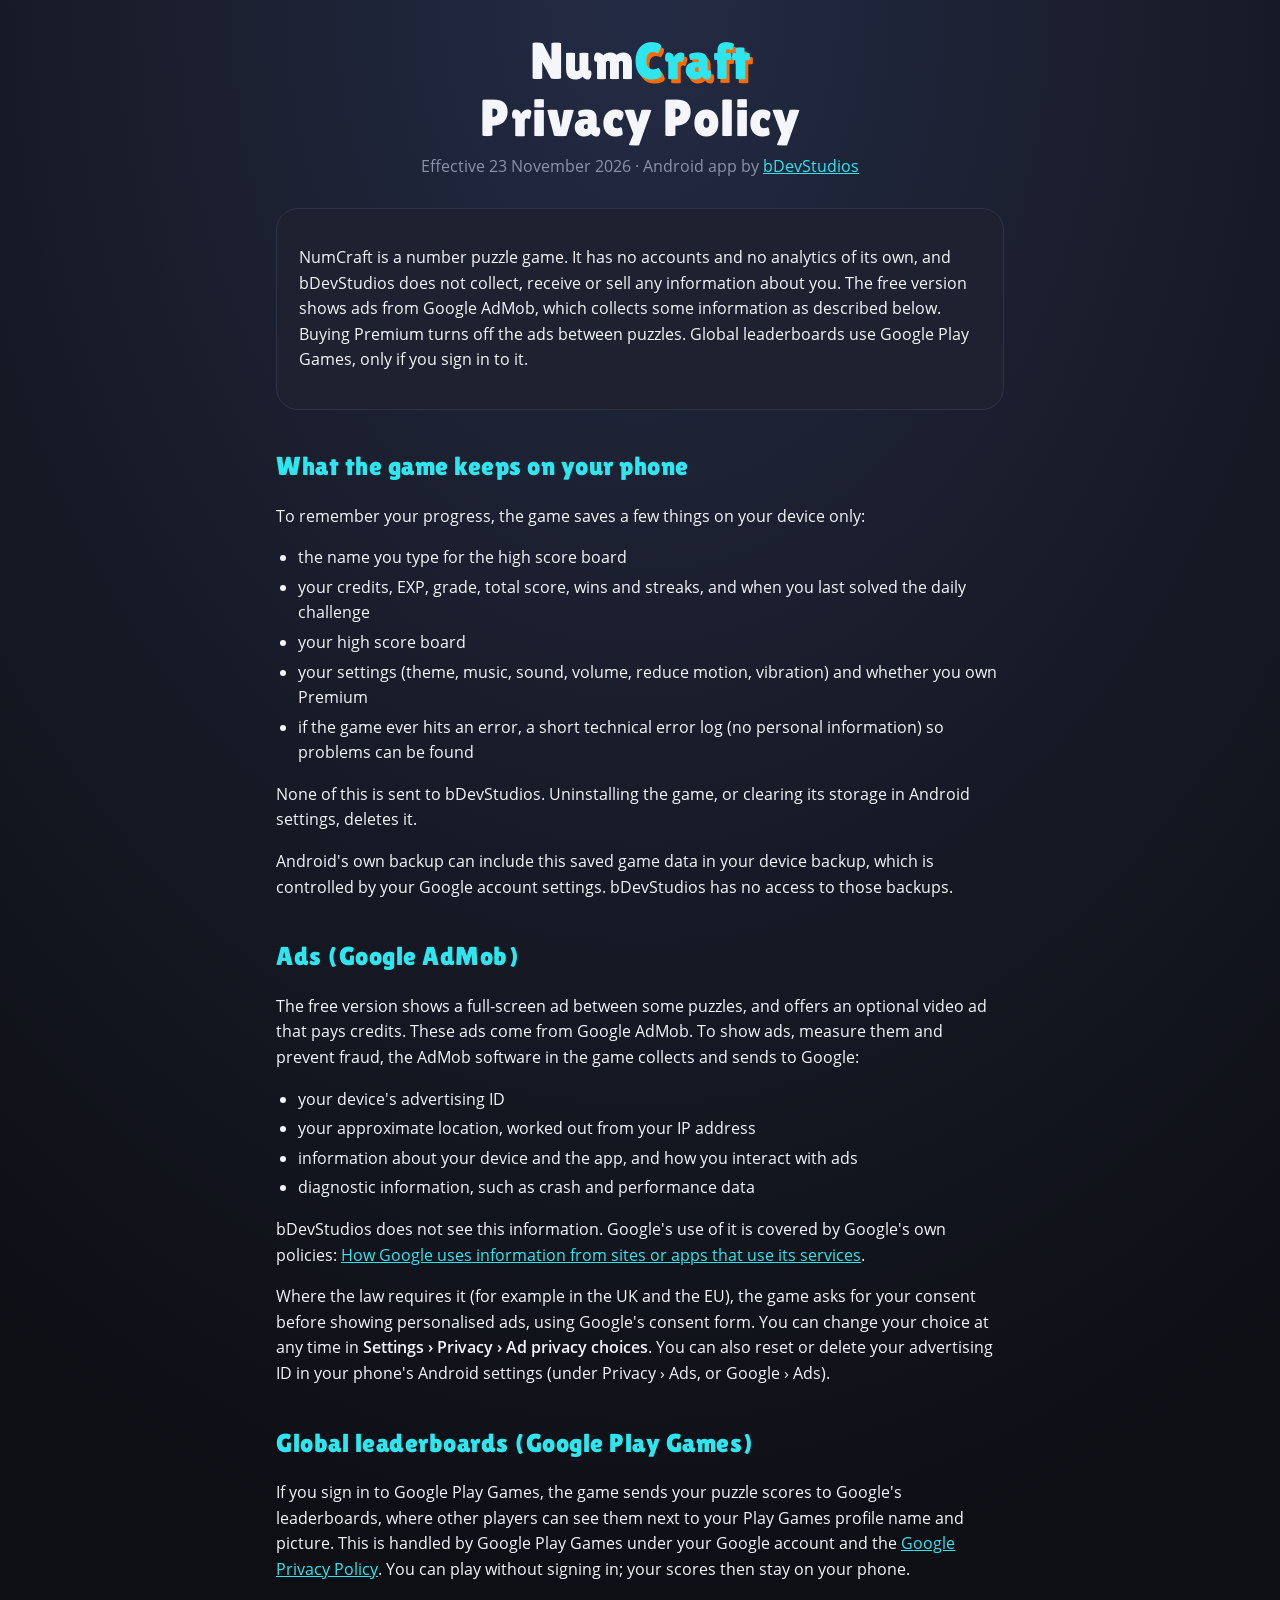
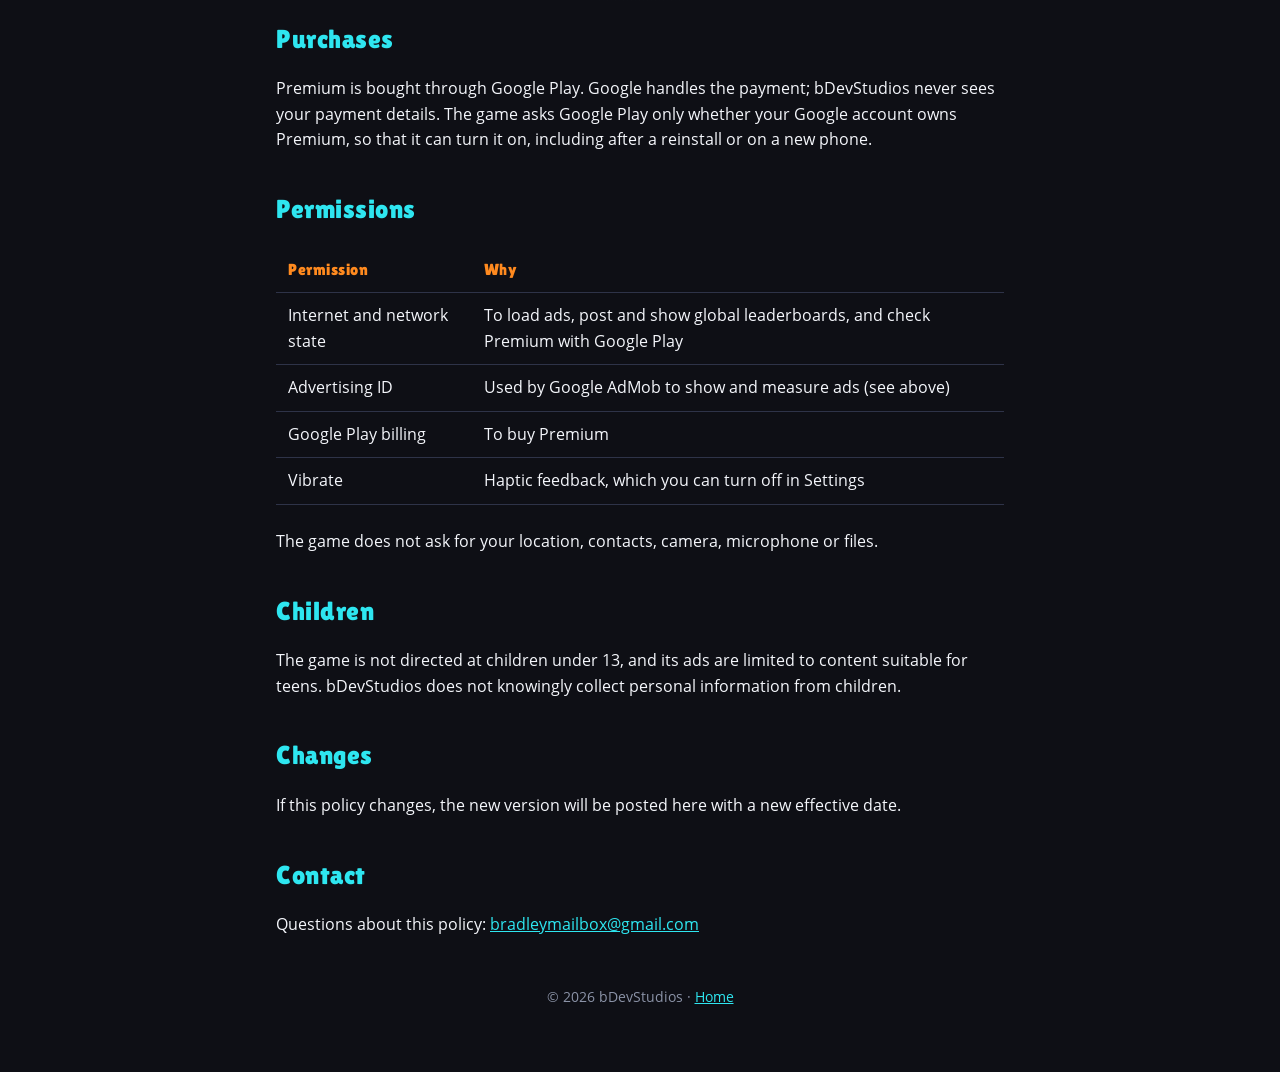
<file: numcraft/privacy/index.html>
<!doctype html>
<html lang="en">
<head>
<meta charset="utf-8">
<meta name="viewport" content="width=device-width, initial-scale=1">
<title>NumCraft Privacy Policy</title>
<meta name="description" content="Privacy policy for NumCraft by bDevStudios.">
<link rel="stylesheet" href="../../assets/site.css">
</head>
<body>
<main>
  <!-- Source: docs/privacy-policy.md in the NumCraft repo. Keep the two in step. -->
  <h1>Num<span class="accent">Craft</span><br>Privacy Policy</h1>
  <p class="meta">Effective 23 November 2026 · Android app by <a href="../../">bDevStudios</a></p>

  <div class="panel">
    <p>NumCraft is a number puzzle game. It has no accounts and no analytics of its own, and bDevStudios does not collect, receive or sell any information about you. The free version shows ads from Google AdMob, which collects some information as described below. Buying Premium turns off the ads between puzzles. Global leaderboards use Google Play Games, only if you sign in to it.</p>
  </div>

  <h2>What the game keeps on your phone</h2>
  <p>To remember your progress, the game saves a few things on your device only:</p>
  <ul>
    <li>the name you type for the high score board</li>
    <li>your credits, EXP, grade, total score, wins and streaks, and when you last solved the daily challenge</li>
    <li>your high score board</li>
    <li>your settings (theme, music, sound, volume, reduce motion, vibration) and whether you own Premium</li>
    <li>if the game ever hits an error, a short technical error log (no personal information) so problems can be found</li>
  </ul>
  <p>None of this is sent to bDevStudios. Uninstalling the game, or clearing its storage in Android settings, deletes it.</p>
  <p>Android's own backup can include this saved game data in your device backup, which is controlled by your Google account settings. bDevStudios has no access to those backups.</p>

  <h2>Ads (Google AdMob)</h2>
  <p>The free version shows a full-screen ad between some puzzles, and offers an optional video ad that pays credits. These ads come from Google AdMob. To show ads, measure them and prevent fraud, the AdMob software in the game collects and sends to Google:</p>
  <ul>
    <li>your device's advertising ID</li>
    <li>your approximate location, worked out from your IP address</li>
    <li>information about your device and the app, and how you interact with ads</li>
    <li>diagnostic information, such as crash and performance data</li>
  </ul>
  <p>bDevStudios does not see this information. Google's use of it is covered by Google's own policies: <a href="https://policies.google.com/technologies/partner-sites">How Google uses information from sites or apps that use its services</a>.</p>
  <p>Where the law requires it (for example in the UK and the EU), the game asks for your consent before showing personalised ads, using Google's consent form. You can change your choice at any time in <strong>Settings › Privacy › Ad privacy choices</strong>. You can also reset or delete your advertising ID in your phone's Android settings (under Privacy › Ads, or Google › Ads).</p>

  <h2>Global leaderboards (Google Play Games)</h2>
  <p>If you sign in to Google Play Games, the game sends your puzzle scores to Google's leaderboards, where other players can see them next to your Play Games profile name and picture. This is handled by Google Play Games under your Google account and the <a href="https://policies.google.com/privacy">Google Privacy Policy</a>. You can play without signing in; your scores then stay on your phone.</p>

  <h2>Purchases</h2>
  <p>Premium is bought through Google Play. Google handles the payment; bDevStudios never sees your payment details. The game asks Google Play only whether your Google account owns Premium, so that it can turn it on, including after a reinstall or on a new phone.</p>

  <h2>Permissions</h2>
  <div class="table-wrap"><table>
    <tr><th>Permission</th><th>Why</th></tr>
    <tr><td>Internet and network state</td><td>To load ads, post and show global leaderboards, and check Premium with Google Play</td></tr>
    <tr><td>Advertising ID</td><td>Used by Google AdMob to show and measure ads (see above)</td></tr>
    <tr><td>Google Play billing</td><td>To buy Premium</td></tr>
    <tr><td>Vibrate</td><td>Haptic feedback, which you can turn off in Settings</td></tr>
  </table></div>
  <p>The game does not ask for your location, contacts, camera, microphone or files.</p>

  <h2>Children</h2>
  <p>The game is not directed at children under 13, and its ads are limited to content suitable for teens. bDevStudios does not knowingly collect personal information from children.</p>

  <h2>Changes</h2>
  <p>If this policy changes, the new version will be posted here with a new effective date.</p>

  <h2>Contact</h2>
  <p>Questions about this policy: <a href="mailto:bradleymailbox@gmail.com">bradleymailbox@gmail.com</a></p>

  <footer>© 2026 bDevStudios · <a href="../../">Home</a></footer>
</main>
</body>
</html>
</file>
<file: assets/site.css>
/* bDevStudios site: dark "bDev Neon" look shared with the games.
   Fonts are served from here (not Google Fonts) so visiting the site sends nothing to third parties.
   Home and title pages are generated by tools/build_site.py; privacy pages are hand-written and use the
   "privacy pages" rules near the end. */
@font-face { font-family: "Lilita One"; src: url("fonts/LilitaOne-Regular.ttf") format("truetype"); font-display: swap; }
@font-face { font-family: "Open Sans"; src: url("fonts/OpenSans-Regular.ttf") format("truetype"); font-weight: 400; font-display: swap; }
@font-face { font-family: "Open Sans"; src: url("fonts/OpenSans-Semibold.ttf") format("truetype"); font-weight: 600; font-display: swap; }

:root {
  --bg: #0e0f15;
  --bg-mid: #171a26;
  --bg-top: #232b44;
  --bg-alt: #12141d;
  --panel: #1e2130;
  --panel-hi: #252a3c;
  --panel-stroke: #2e3348;
  --text: #f4f6fb;
  --muted: #8b93a7;
  --soft: #b8bfcf;
  --cyan: #2ee6f0;
  --orange: #ff8a1f;
  --orange-deep: #ff6a00;
  --display: "Lilita One", system-ui, sans-serif;
  --body: "Open Sans", system-ui, sans-serif;
  --radius: 22px;
  --wrap: 1180px;
}

* { box-sizing: border-box; }
html { background: var(--bg); scroll-behavior: smooth; scroll-padding-top: 80px; }
@media (prefers-reduced-motion: reduce) { html { scroll-behavior: auto; } }

body {
  margin: 0;
  min-height: 100vh;
  color: var(--text);
  font: 400 16px/1.6 var(--body);
  background: radial-gradient(ellipse 90% 60% at 50% 0%, var(--bg-top) 0%, var(--bg-mid) 55%, var(--bg) 100%) no-repeat var(--bg);
  -webkit-font-smoothing: antialiased;
}

img { max-width: 100%; }
a { color: var(--cyan); }
a:hover { color: var(--orange); }
:focus-visible { outline: 2px solid var(--cyan); outline-offset: 3px; border-radius: 6px; }

h1, h2, h3 { font-family: var(--display); font-weight: 400; letter-spacing: 0.5px; }
.accent { color: var(--cyan); text-shadow: 3px 4px 0 var(--orange-deep); }

.wrap { max-width: var(--wrap); margin: 0 auto; padding: 0 24px; }
@media (max-width: 600px) { .wrap { padding: 0 16px; } }

.skip { position: absolute; left: -9999px; top: 8px; background: var(--cyan); color: #000; padding: 8px 14px; border-radius: 8px; z-index: 100; }
.skip:focus { left: 8px; }

/* ---------- top bar ---------- */
.topbar {
  position: sticky; top: 0; z-index: 50;
  background: rgba(14, 15, 21, 0.78);
  backdrop-filter: blur(14px); -webkit-backdrop-filter: blur(14px);
  border-bottom: 1px solid rgba(46, 51, 72, 0.7);
}
.topbar-in { display: flex; align-items: center; justify-content: space-between; height: 64px; gap: 16px; }
.logo { display: inline-flex; align-items: center; gap: 10px; color: var(--text); text-decoration: none; font-family: var(--display); font-size: 22px; letter-spacing: 0.5px; }
.logo:hover { color: var(--text); }
.logo img { height: 34px; width: auto; border-radius: 8px; }
.logo b { font-weight: 400; color: var(--cyan); }
.nav { display: flex; align-items: center; gap: 4px; }
.nav a { color: var(--soft); text-decoration: none; font-weight: 600; font-size: 15px; padding: 8px 12px; border-radius: 999px; }
.nav a:hover { color: var(--text); background: var(--panel); }
.nav .nav-cta { color: #0e0f15; background: var(--cyan); margin-left: 6px; }
.nav .nav-cta:hover { color: #0e0f15; background: var(--orange); }
@media (max-width: 560px) {
  .logo span { display: none; }
  .nav a { padding: 6px 9px; font-size: 14px; }
}

/* ---------- buttons, tags, eyebrow ---------- */
.btn {
  display: inline-flex; align-items: center; justify-content: center; gap: 8px;
  padding: 11px 20px; border-radius: 999px; font-weight: 600; text-decoration: none;
  color: var(--text); background: var(--panel); border: 1.5px solid var(--panel-stroke);
  transition: transform .15s ease, background .15s ease, border-color .15s ease;
}
.btn:hover { color: var(--text); border-color: var(--cyan); transform: translateY(-1px); }
.btn-primary { color: #0e0f15; background: var(--cyan); border-color: var(--cyan); }
.btn-primary:hover { color: #0e0f15; background: var(--orange); border-color: var(--orange); }
.btn-lg { font-size: 17px; padding: 14px 26px; word-break: break-all; }

.eyebrow { margin: 0 0 10px; font-size: 13px; font-weight: 600; letter-spacing: 2px; text-transform: uppercase; color: var(--orange); }
.tags { display: flex; gap: 6px; flex-wrap: wrap; margin-top: 10px; }
.tag { font-size: 12px; font-weight: 600; color: var(--soft); border: 1px solid var(--panel-stroke); background: rgba(30, 33, 48, 0.6); border-radius: 999px; padding: 2px 10px; }

/* ---------- home hero ---------- */
main.page { max-width: none; margin: 0; padding: 0; }
.hero { padding: 72px 0 56px; overflow: hidden; }
.hero-in { display: grid; grid-template-columns: 1.05fr 1fr; gap: 48px; align-items: center; }
.hero h1 { font-size: clamp(40px, 6.2vw, 72px); line-height: 1.04; margin: 0 0 18px; }
.hero-text { font-size: 18px; color: var(--soft); max-width: 540px; margin: 0 0 28px; }
.hero-actions { display: flex; gap: 12px; flex-wrap: wrap; }
.stats { display: flex; gap: 36px; margin: 40px 0 0; padding: 0; }
.stats div { display: flex; flex-direction: column; }
.stats dt { font-family: var(--display); font-size: 40px; line-height: 1; color: var(--text); }
.stats dd { margin: 4px 0 0; color: var(--muted); font-size: 14px; text-transform: uppercase; letter-spacing: 1.5px; }
.hero-art { position: relative; height: 520px; }
.phone {
  position: absolute; width: 230px; height: auto; aspect-ratio: 9 / 16; object-fit: cover; object-position: top;
  border-radius: 28px; border: 6px solid #05060a; box-shadow: 0 30px 60px rgba(0, 0, 0, .55), 0 0 0 1px var(--panel-stroke);
  background: #05060a;
}
.phone-0 { left: 4%; top: 60px; transform: rotate(-9deg); }
.phone-1 { left: 50%; top: 0; transform: translateX(-50%); z-index: 2; width: 250px; }
.phone-2 { right: 4%; top: 60px; transform: rotate(9deg); }
@media (max-width: 900px) {
  .hero { padding: 48px 0 32px; }
  .hero-in { grid-template-columns: 1fr; gap: 28px; }
  .hero-art { height: 380px; }
  .phone { width: 160px; border-radius: 20px; border-width: 4px; }
  .phone-1 { width: 180px; }
  .phone-0 { left: 0; top: 50px; } .phone-2 { right: 0; top: 50px; }
}
@media (max-width: 420px) { .hero-art { height: 320px; } .phone { width: 130px; } .phone-1 { width: 150px; } .stats { gap: 24px; } }

/* Rotating hero: site.js adds .is-rotating and moves the slot classes round, so each title takes the spotlight in
   turn. Without JS (or with reduced motion) the static fan above is used. */
.hero-art.is-rotating { --side-x: 25%; --side-y: 60px; --tilt: 9deg; --side-scale: .9; }
.hero-art.is-rotating .phone {
  left: var(--x); right: auto; top: 0; width: 250px;
  transform: translateX(-50%) translateY(var(--y)) rotate(var(--r)) scale(var(--s));
  transition: left .9s cubic-bezier(.65, 0, .35, 1), transform .9s cubic-bezier(.65, 0, .35, 1),
              filter .9s ease, opacity .45s ease, box-shadow .9s ease;
  cursor: pointer;
}
.hero-art.is-rotating .slot-center {
  --x: 50%; --y: 0px; --r: 0deg; --s: 1; z-index: 3; filter: none;
  box-shadow: 0 30px 60px rgba(0, 0, 0, .55), 0 0 0 1px var(--panel-stroke), 0 0 46px rgba(46, 230, 240, .28);
  cursor: default;
}
.hero-art.is-rotating .slot-left { --x: var(--side-x); --y: var(--side-y); --r: calc(-1 * var(--tilt)); --s: var(--side-scale); z-index: 2; filter: brightness(.62) saturate(.8); }
.hero-art.is-rotating .slot-right { --x: calc(100% - var(--side-x)); --y: var(--side-y); --r: var(--tilt); --s: var(--side-scale); z-index: 2; filter: brightness(.62) saturate(.8); }
/* Waiting their turn: tucked behind the spotlight phone, invisible. */
.hero-art.is-rotating .slot-hidden { --x: 50%; --y: 30px; --r: 0deg; --s: .78; z-index: 0; opacity: 0; filter: brightness(.5); pointer-events: none; }
/* The phone wrapping round from left to right (three titles) slips behind the others. */
.hero-art.is-rotating .phone.crossing { z-index: 1; opacity: .15; }
/* Without the script only the first three phones make the static fan. */
.hero-art:not(.is-rotating) .phone:nth-child(n+4) { display: none; }
.hero-art.is-rotating .phone:not(.slot-center):hover { filter: brightness(.85) saturate(.95); }
@media (max-width: 900px) {
  .hero-art.is-rotating { --side-x: 27%; --side-y: 50px; }
  .hero-art.is-rotating .phone { width: 180px; }
}
@media (max-width: 420px) {
  .hero-art.is-rotating { --side-x: 24%; --side-y: 44px; --side-scale: .86; }
  .hero-art.is-rotating .phone { width: 150px; }
}

/* ---------- sections ---------- */
.section { padding: 72px 0; }
.section-tight { padding: 28px 0; }
.section-alt { background: linear-gradient(180deg, var(--bg-alt), var(--bg)); border-top: 1px solid var(--panel-stroke); }
.section-head { max-width: 640px; margin-bottom: 32px; }
.section-head h2 { font-size: clamp(34px, 5vw, 46px); line-height: 1.05; margin: 0 0 10px; }
.section-head p { color: var(--soft); margin: 0; }
.section-head.row { max-width: none; display: flex; align-items: baseline; justify-content: space-between; gap: 16px; flex-wrap: wrap; }
.section-head.row h2 { font-size: 32px; margin: 0; }
.more-link { font-weight: 600; text-decoration: none; }
.h-small { font-size: 26px; margin: 0 0 16px; color: var(--text); }

/* ---------- cards ---------- */
.grid { display: grid; grid-template-columns: repeat(auto-fill, minmax(300px, 1fr)); gap: 22px; }
.grid-3 { grid-template-columns: repeat(auto-fill, minmax(280px, 1fr)); }
@media (max-width: 360px) { .grid, .grid-3 { grid-template-columns: 1fr; } }
.card {
  display: flex; flex-direction: column; text-decoration: none; color: var(--text);
  background: var(--panel); border: 1.5px solid var(--panel-stroke); border-radius: var(--radius); overflow: hidden;
  transition: transform .2s ease, border-color .2s ease, box-shadow .2s ease;
}
.card:hover { color: var(--text); transform: translateY(-4px); border-color: var(--cyan); box-shadow: 0 18px 40px rgba(0, 0, 0, .45); }
.card-cover { aspect-ratio: 16 / 9; overflow: hidden; background: var(--bg-alt); }
.card-cover img { width: 100%; height: 100%; object-fit: cover; display: block; transition: transform .4s ease; }
.card:hover .card-cover img { transform: scale(1.04); }
.card-body { display: flex; align-items: center; gap: 14px; padding: 0 20px; margin-top: -26px; position: relative; }
.card-icon { width: 64px; height: 64px; border-radius: 16px; flex: none; border: 3px solid var(--panel); background: var(--panel); box-shadow: 0 6px 16px rgba(0, 0, 0, .4); }
.card-body > div { padding-top: 22px; min-width: 0; }
.card h3 { margin: 0; font-size: 22px; line-height: 1.15; }
.card-kicker { margin: 2px 0 0; font-size: 13px; color: var(--orange); font-weight: 600; }
.card-text { margin: 12px 20px 20px; color: var(--muted); font-size: 15px; }
@media (prefers-reduced-motion: reduce) { .card, .card-cover img, .btn { transition: none; } .card:hover, .btn:hover { transform: none; } .card:hover .card-cover img { transform: none; } }

/* ---------- studio values ---------- */
.values { display: grid; grid-template-columns: repeat(auto-fit, minmax(260px, 1fr)); gap: 22px; }
.value { background: var(--panel); border: 1.5px solid var(--panel-stroke); border-radius: var(--radius); padding: 26px; }
.value-mark { font-family: var(--display); font-size: 18px; color: var(--cyan); }
.value h3 { font-size: 24px; margin: 6px 0 8px; }
.value p { margin: 0; color: var(--soft); }

/* ---------- contact + footer ---------- */
.contact-in {
  display: flex; align-items: center; justify-content: space-between; gap: 28px; flex-wrap: wrap;
  background: linear-gradient(120deg, #1b2a44, #2a1d33); border: 1.5px solid var(--panel-stroke); border-radius: 28px; padding: 40px;
}
.contact-in h2 { font-size: 40px; margin: 0 0 6px; }
.contact-in p { color: var(--soft); margin: 0; }
@media (max-width: 600px) { .contact-in { padding: 28px 22px; } }
.footer { border-top: 1px solid var(--panel-stroke); padding: 36px 0 44px; color: var(--muted); font-size: 14px; }
.footer-in { display: flex; flex-direction: column; gap: 6px; }
.footer p { margin: 0; }
.footer .fine { margin-top: 8px; }

/* ---------- title pages ---------- */
.title-hero { position: relative; padding: 36px 0 40px; overflow: hidden; isolation: isolate; }
.title-hero::before {
  content: ""; position: absolute; inset: -40px; z-index: -1;
  background: var(--cover) center / cover no-repeat; filter: blur(30px) saturate(1.2); opacity: .45;
}
.title-hero::after { content: ""; position: absolute; inset: 0; z-index: -1; background: linear-gradient(180deg, rgba(14, 15, 21, .2), var(--bg)); }
.crumbs { display: flex; gap: 8px; flex-wrap: wrap; font-size: 14px; color: var(--muted); margin-bottom: 26px; }
.crumbs a { color: var(--soft); text-decoration: none; }
.crumbs a:hover { color: var(--cyan); }
.title-head { display: flex; align-items: center; gap: 24px; margin-bottom: 24px; }
.title-icon { width: 128px; height: 128px; border-radius: 30px; flex: none; box-shadow: 0 16px 40px rgba(0, 0, 0, .5); }
.title-head h1 { font-size: clamp(38px, 6vw, 60px); line-height: 1.02; margin: 0; }
.title-tagline { font-size: 19px; color: var(--soft); margin: 6px 0 0; }
@media (max-width: 560px) { .title-head { flex-direction: column; align-items: flex-start; gap: 16px; } .title-icon { width: 96px; height: 96px; border-radius: 24px; } }

.gallery {
  display: flex; gap: 16px; overflow-x: auto; scroll-snap-type: x mandatory; padding: 4px 4px 18px;
  scrollbar-width: thin; scrollbar-color: var(--panel-stroke) transparent;
}
.shot {
  flex: none; scroll-snap-align: start; padding: 0; border: 0; background: none; cursor: zoom-in;
  border-radius: 18px; overflow: hidden; box-shadow: 0 0 0 1.5px var(--panel-stroke), 0 12px 30px rgba(0, 0, 0, .4);
  transition: transform .2s ease, box-shadow .2s ease;
}
.shot:hover { transform: translateY(-3px); box-shadow: 0 0 0 1.5px var(--cyan), 0 16px 36px rgba(0, 0, 0, .5); }
.shot img { display: block; height: 460px; width: auto; }
@media (max-width: 600px) { .shot img { height: 360px; } .shot-wide img { height: 200px; } }
@media (min-width: 601px) { .shot-wide img { height: 300px; } }
.gallery-empty { display: flex; align-items: center; gap: 18px; padding: 28px; background: var(--panel); border: 1.5px dashed var(--panel-stroke); border-radius: var(--radius); color: var(--muted); }
.gallery-empty img { border-radius: 18px; }
.gallery-empty p { margin: 0; }

.detail { display: grid; grid-template-columns: 1.4fr 1fr; gap: 40px; }
.detail-about p { color: var(--soft); font-size: 17px; margin: 0 0 14px; }
.detail-side { background: var(--panel); border: 1.5px solid var(--panel-stroke); border-radius: var(--radius); padding: 24px 26px; align-self: start; }
.ticks { list-style: none; padding: 0; margin: 0; }
.ticks li { position: relative; padding-left: 28px; margin: 10px 0; color: var(--soft); }
.ticks li::before { content: ""; position: absolute; left: 0; top: 7px; width: 14px; height: 14px; border-radius: 4px; background: var(--cyan); box-shadow: 3px 3px 0 var(--orange-deep); }
@media (max-width: 820px) { .detail { grid-template-columns: 1fr; gap: 24px; } }

.pager { display: flex; justify-content: space-between; gap: 16px; margin-top: 36px; }
.pager a { display: flex; flex-direction: column; text-decoration: none; color: var(--text); font-family: var(--display); font-size: 22px; }
.pager a span { font-family: var(--body); font-size: 13px; font-weight: 600; color: var(--muted); text-transform: uppercase; letter-spacing: 1.5px; }
.pager a:hover { color: var(--cyan); }
.pager .next { text-align: right; }

.lightbox { padding: 0; border: 0; background: transparent; max-width: 100vw; max-height: 100vh; width: 100vw; height: 100vh; }
.lightbox::backdrop { background: rgba(5, 6, 10, .92); }
.lightbox[open] { display: flex; align-items: center; justify-content: center; }
.lightbox img { max-width: calc(100vw - 140px); max-height: calc(100vh - 60px); border-radius: 16px; box-shadow: 0 30px 80px rgba(0, 0, 0, .6); }
.lightbox button {
  position: absolute; width: 48px; height: 48px; border-radius: 50%; border: 1.5px solid var(--panel-stroke);
  background: var(--panel); color: var(--text); font-size: 26px; line-height: 1; cursor: pointer;
}
.lightbox button:hover { border-color: var(--cyan); color: var(--cyan); }
.lb-close { top: 16px; right: 16px; font-size: 18px !important; }
.lb-prev { left: 16px; top: 50%; transform: translateY(-50%); }
.lb-next { right: 16px; top: 50%; transform: translateY(-50%); }
@media (max-width: 600px) {
  .lightbox img { max-width: calc(100vw - 24px); max-height: calc(100vh - 140px); }
  .lb-prev, .lb-next { top: auto; bottom: 20px; transform: none; }
  .lb-prev { left: calc(50% - 60px); } .lb-next { right: calc(50% - 60px); }
}

/* ---------- privacy pages (hand-written, plain <main>) ---------- */
main:not(.page) { max-width: 760px; margin: 0 auto; padding: 32px 16px 64px; }
main:not(.page) h1 { font-size: clamp(34px, 8vw, 52px); line-height: 1.1; margin: 0 0 8px; text-align: center; }
main:not(.page) h2 { font-size: 26px; color: var(--cyan); margin: 36px 0 8px; }
.panel { background: var(--panel); border: 1.5px solid var(--panel-stroke); border-radius: var(--radius); padding: 20px 22px; }
.meta { color: var(--muted); text-align: center; margin: 0 0 28px; }
table { width: 100%; border-collapse: collapse; margin: 8px 0; }
th, td { text-align: left; padding: 10px 12px; border-bottom: 1px solid var(--panel-stroke); vertical-align: top; }
th { font-family: var(--display); font-weight: 400; color: var(--orange); letter-spacing: 0.5px; }
.table-wrap { overflow-x: auto; }
main:not(.page) ul { padding-left: 22px; }
main:not(.page) li { margin: 4px 0; }
main:not(.page) > footer { margin-top: 48px; text-align: center; color: var(--muted); font-size: 14px; }

/* Coming soon: titles announced but not built yet */
.card-cover { position: relative; }
.badge-soon { position: absolute; top: 12px; right: 12px; font-size: 12px; font-weight: 600; letter-spacing: 1px; text-transform: uppercase; color: #0e0f15; background: var(--orange); border-radius: 999px; padding: 3px 12px; box-shadow: 0 4px 12px rgba(0, 0, 0, .4); }
.tag.tag-soon { color: #0e0f15; background: var(--orange); border-color: var(--orange); }
.gallery-soon { border-color: rgba(255, 138, 31, .5); }
.gallery-soon strong { color: var(--text); }
</file>
